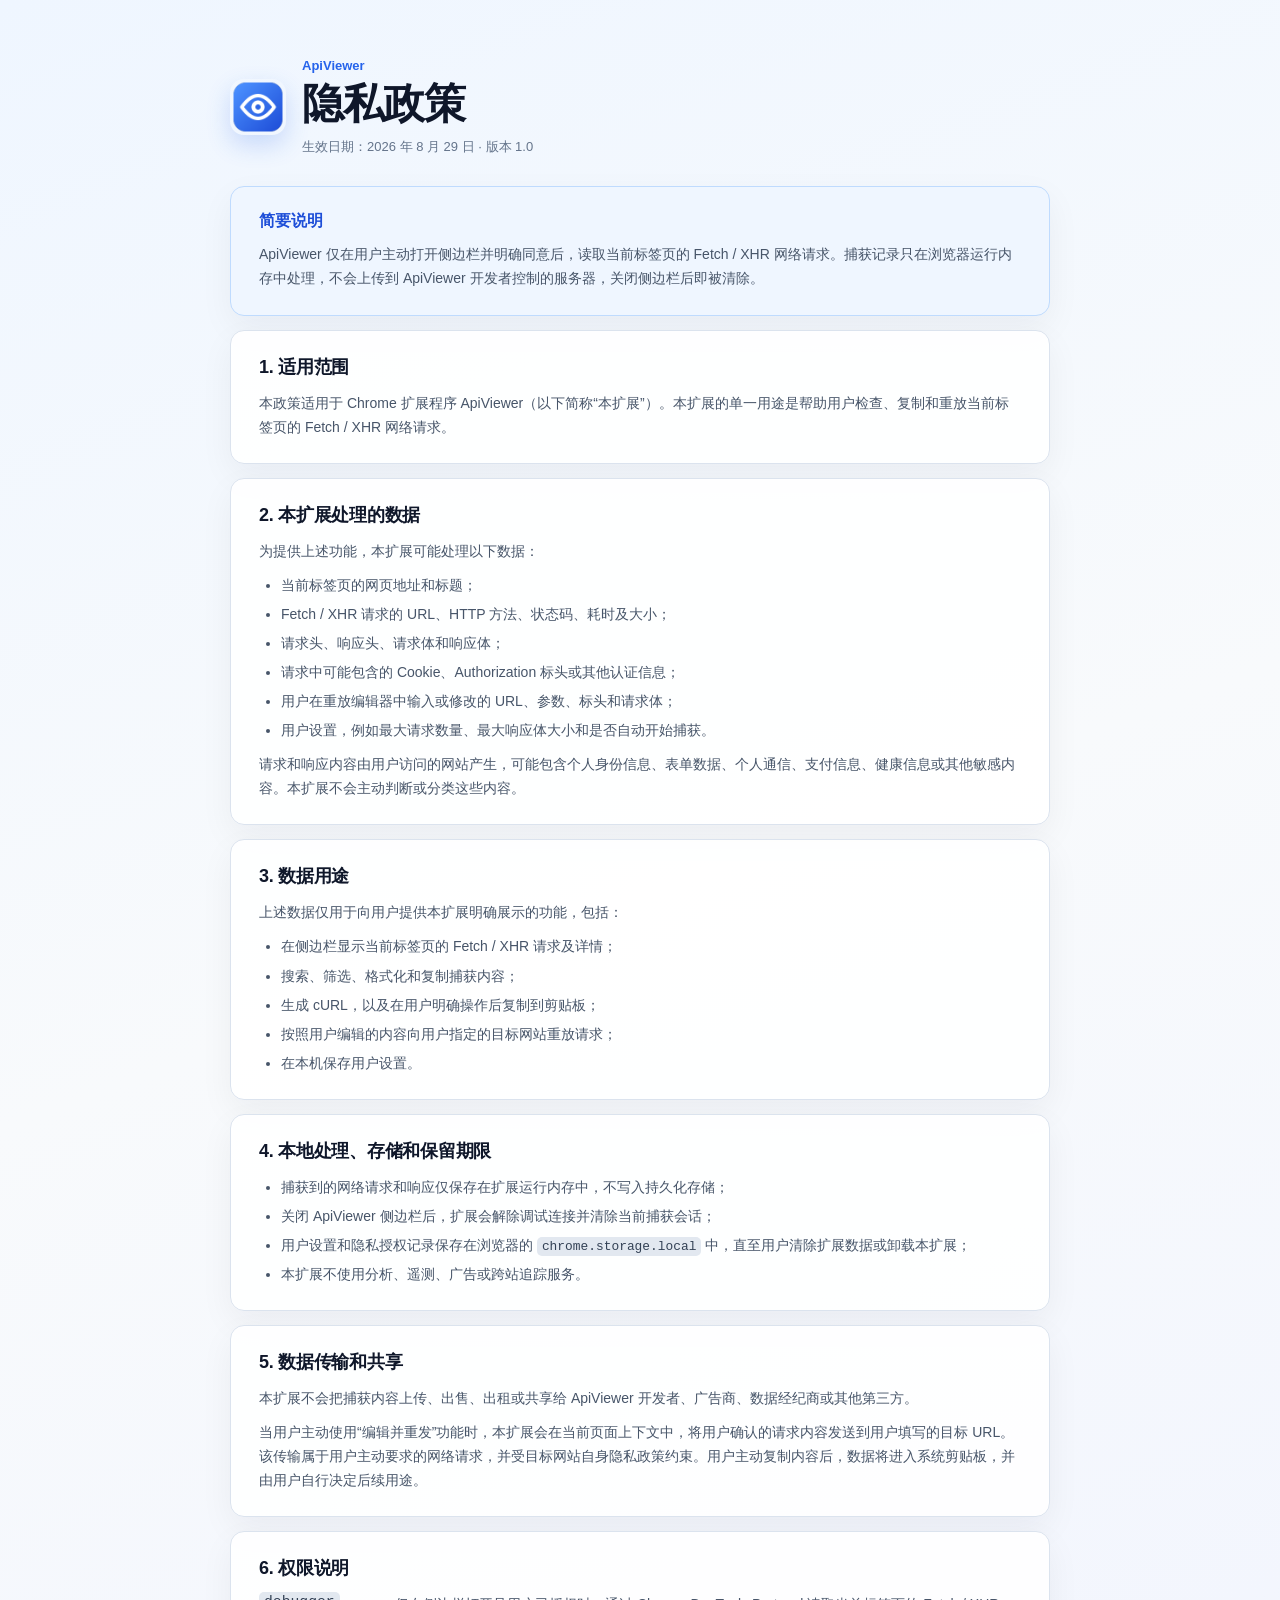
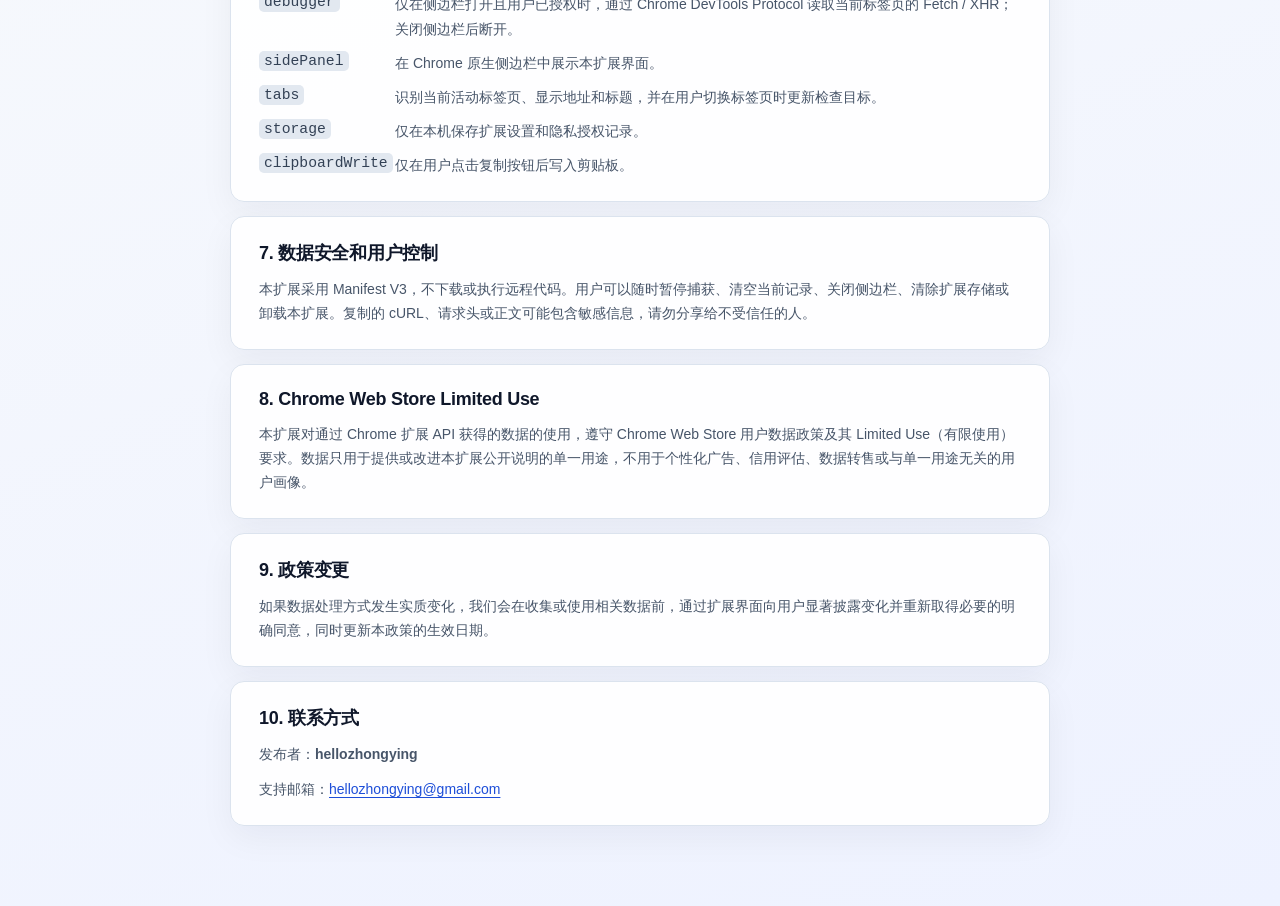
<file: docs/index.html>
<!doctype html>
<html lang="zh-CN">
  <head>
    <meta charset="utf-8" />
    <meta name="viewport" content="width=device-width, initial-scale=1" />
    <meta name="color-scheme" content="light" />
    <title>ApiViewer 隐私政策</title>
    <link rel="stylesheet" href="privacy.css" />
  </head>
  <body>
    <main class="policy-shell">
      <header class="policy-header">
        <img src="icons/icon-128.png" width="56" height="56" alt="ApiViewer 图标" />
        <div>
          <span>ApiViewer</span>
          <h1>隐私政策</h1>
          <p>生效日期：2026 年 8 月 29 日 · 版本 1.0</p>
        </div>
      </header>

      <aside class="policy-summary" aria-label="隐私摘要">
        <strong>简要说明</strong>
        <p>ApiViewer 仅在用户主动打开侧边栏并明确同意后，读取当前标签页的 Fetch / XHR 网络请求。捕获记录只在浏览器运行内存中处理，不会上传到 ApiViewer 开发者控制的服务器，关闭侧边栏后即被清除。</p>
      </aside>

      <section>
        <h2>1. 适用范围</h2>
        <p>本政策适用于 Chrome 扩展程序 ApiViewer（以下简称“本扩展”）。本扩展的单一用途是帮助用户检查、复制和重放当前标签页的 Fetch / XHR 网络请求。</p>
      </section>

      <section>
        <h2>2. 本扩展处理的数据</h2>
        <p>为提供上述功能，本扩展可能处理以下数据：</p>
        <ul>
          <li>当前标签页的网页地址和标题；</li>
          <li>Fetch / XHR 请求的 URL、HTTP 方法、状态码、耗时及大小；</li>
          <li>请求头、响应头、请求体和响应体；</li>
          <li>请求中可能包含的 Cookie、Authorization 标头或其他认证信息；</li>
          <li>用户在重放编辑器中输入或修改的 URL、参数、标头和请求体；</li>
          <li>用户设置，例如最大请求数量、最大响应体大小和是否自动开始捕获。</li>
        </ul>
        <p>请求和响应内容由用户访问的网站产生，可能包含个人身份信息、表单数据、个人通信、支付信息、健康信息或其他敏感内容。本扩展不会主动判断或分类这些内容。</p>
      </section>

      <section>
        <h2>3. 数据用途</h2>
        <p>上述数据仅用于向用户提供本扩展明确展示的功能，包括：</p>
        <ul>
          <li>在侧边栏显示当前标签页的 Fetch / XHR 请求及详情；</li>
          <li>搜索、筛选、格式化和复制捕获内容；</li>
          <li>生成 cURL，以及在用户明确操作后复制到剪贴板；</li>
          <li>按照用户编辑的内容向用户指定的目标网站重放请求；</li>
          <li>在本机保存用户设置。</li>
        </ul>
      </section>

      <section>
        <h2>4. 本地处理、存储和保留期限</h2>
        <ul>
          <li>捕获到的网络请求和响应仅保存在扩展运行内存中，不写入持久化存储；</li>
          <li>关闭 ApiViewer 侧边栏后，扩展会解除调试连接并清除当前捕获会话；</li>
          <li>用户设置和隐私授权记录保存在浏览器的 <code>chrome.storage.local</code> 中，直至用户清除扩展数据或卸载本扩展；</li>
          <li>本扩展不使用分析、遥测、广告或跨站追踪服务。</li>
        </ul>
      </section>

      <section>
        <h2>5. 数据传输和共享</h2>
        <p>本扩展不会把捕获内容上传、出售、出租或共享给 ApiViewer 开发者、广告商、数据经纪商或其他第三方。</p>
        <p>当用户主动使用“编辑并重发”功能时，本扩展会在当前页面上下文中，将用户确认的请求内容发送到用户填写的目标 URL。该传输属于用户主动要求的网络请求，并受目标网站自身隐私政策约束。用户主动复制内容后，数据将进入系统剪贴板，并由用户自行决定后续用途。</p>
      </section>

      <section>
        <h2>6. 权限说明</h2>
        <dl>
          <dt><code>debugger</code></dt><dd>仅在侧边栏打开且用户已授权时，通过 Chrome DevTools Protocol 读取当前标签页的 Fetch / XHR；关闭侧边栏后断开。</dd>
          <dt><code>sidePanel</code></dt><dd>在 Chrome 原生侧边栏中展示本扩展界面。</dd>
          <dt><code>tabs</code></dt><dd>识别当前活动标签页、显示地址和标题，并在用户切换标签页时更新检查目标。</dd>
          <dt><code>storage</code></dt><dd>仅在本机保存扩展设置和隐私授权记录。</dd>
          <dt><code>clipboardWrite</code></dt><dd>仅在用户点击复制按钮后写入剪贴板。</dd>
        </dl>
      </section>

      <section>
        <h2>7. 数据安全和用户控制</h2>
        <p>本扩展采用 Manifest V3，不下载或执行远程代码。用户可以随时暂停捕获、清空当前记录、关闭侧边栏、清除扩展存储或卸载本扩展。复制的 cURL、请求头或正文可能包含敏感信息，请勿分享给不受信任的人。</p>
      </section>

      <section>
        <h2>8. Chrome Web Store Limited Use</h2>
        <p>本扩展对通过 Chrome 扩展 API 获得的数据的使用，遵守 Chrome Web Store 用户数据政策及其 Limited Use（有限使用）要求。数据只用于提供或改进本扩展公开说明的单一用途，不用于个性化广告、信用评估、数据转售或与单一用途无关的用户画像。</p>
      </section>

      <section>
        <h2>9. 政策变更</h2>
        <p>如果数据处理方式发生实质变化，我们会在收集或使用相关数据前，通过扩展界面向用户显著披露变化并重新取得必要的明确同意，同时更新本政策的生效日期。</p>
      </section>

      <section>
        <h2>10. 联系方式</h2>
        <p>发布者：<strong>hellozhongying</strong></p>
        <p>支持邮箱：<a href="mailto:hellozhongying@gmail.com">hellozhongying@gmail.com</a></p>
      </section>
    </main>
  </body>
</html>
</file>
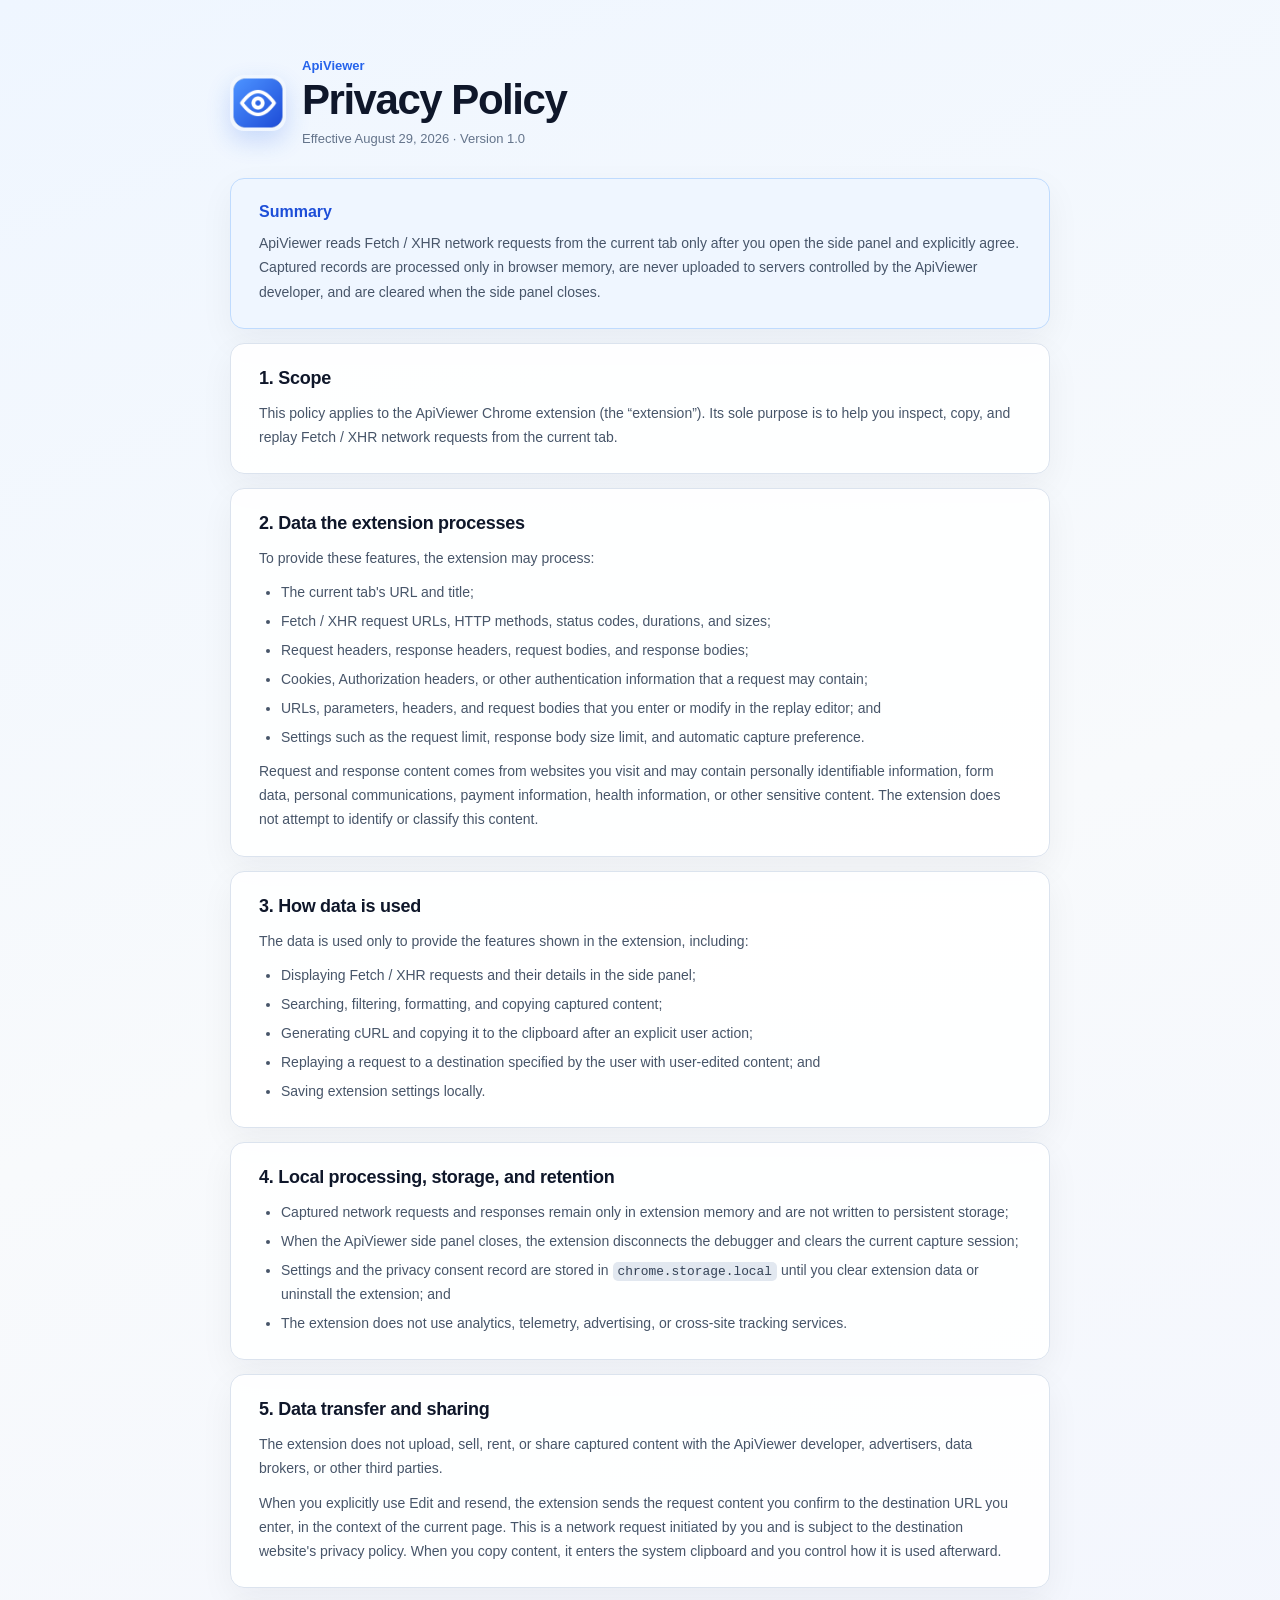
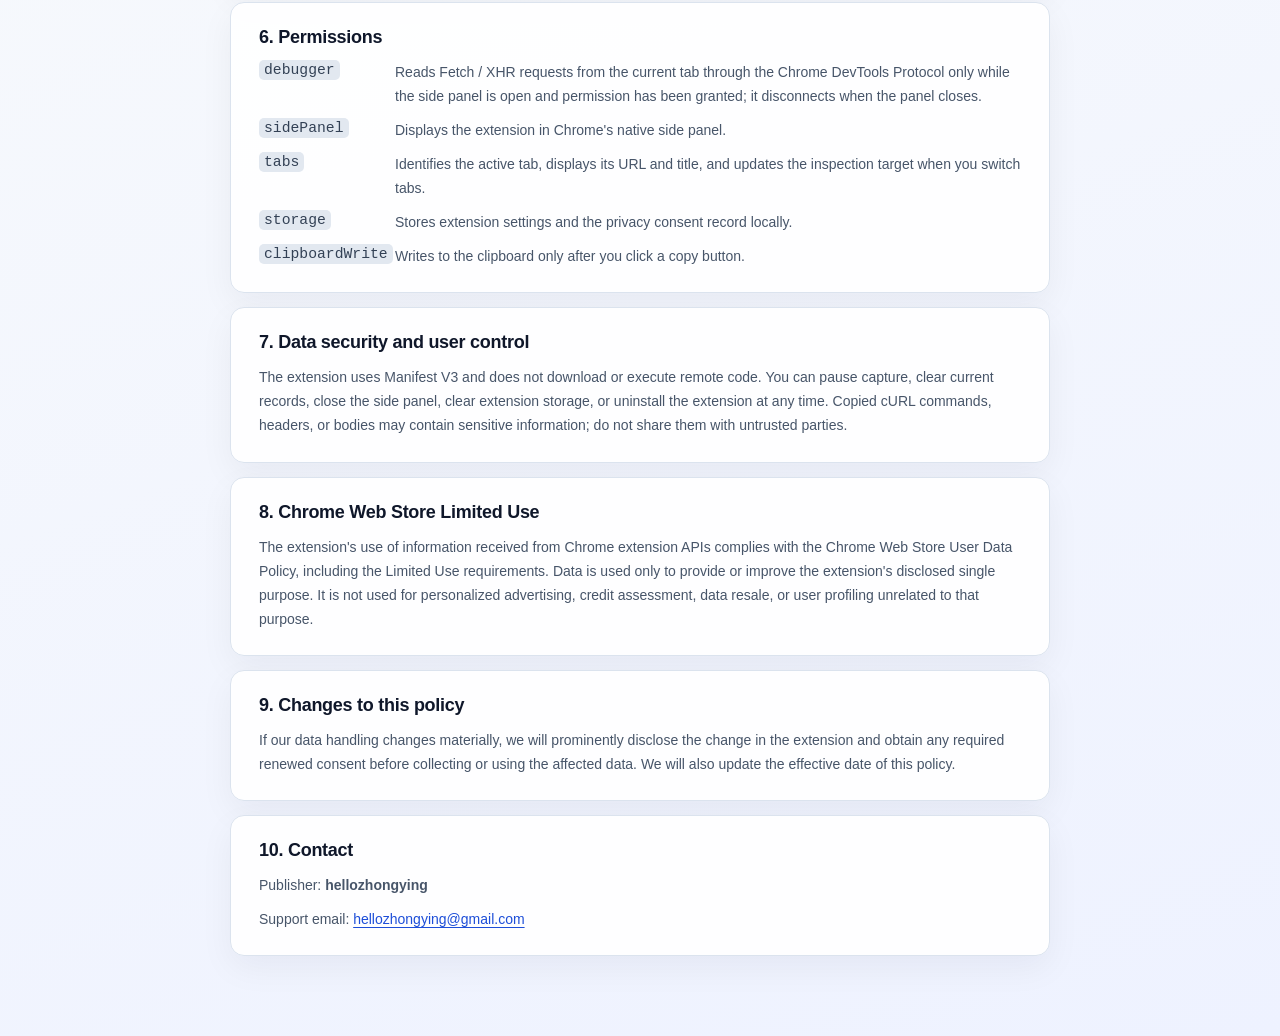
<file: privacy-en.html>
<!doctype html>
<html lang="en">
  <head>
    <meta charset="utf-8" />
    <meta name="viewport" content="width=device-width, initial-scale=1" />
    <meta name="color-scheme" content="light" />
    <title>ApiViewer Privacy Policy</title>
    <link rel="stylesheet" href="privacy.css" />
  </head>
  <body>
    <main class="policy-shell">
      <header class="policy-header">
        <img src="icons/icon-128.png" width="56" height="56" alt="ApiViewer icon" />
        <div>
          <span>ApiViewer</span>
          <h1>Privacy Policy</h1>
          <p>Effective August 29, 2026 · Version 1.0</p>
        </div>
      </header>

      <aside class="policy-summary" aria-label="Privacy summary">
        <strong>Summary</strong>
        <p>ApiViewer reads Fetch / XHR network requests from the current tab only after you open the side panel and explicitly agree. Captured records are processed only in browser memory, are never uploaded to servers controlled by the ApiViewer developer, and are cleared when the side panel closes.</p>
      </aside>

      <section>
        <h2>1. Scope</h2>
        <p>This policy applies to the ApiViewer Chrome extension (the “extension”). Its sole purpose is to help you inspect, copy, and replay Fetch / XHR network requests from the current tab.</p>
      </section>

      <section>
        <h2>2. Data the extension processes</h2>
        <p>To provide these features, the extension may process:</p>
        <ul>
          <li>The current tab's URL and title;</li>
          <li>Fetch / XHR request URLs, HTTP methods, status codes, durations, and sizes;</li>
          <li>Request headers, response headers, request bodies, and response bodies;</li>
          <li>Cookies, Authorization headers, or other authentication information that a request may contain;</li>
          <li>URLs, parameters, headers, and request bodies that you enter or modify in the replay editor; and</li>
          <li>Settings such as the request limit, response body size limit, and automatic capture preference.</li>
        </ul>
        <p>Request and response content comes from websites you visit and may contain personally identifiable information, form data, personal communications, payment information, health information, or other sensitive content. The extension does not attempt to identify or classify this content.</p>
      </section>

      <section>
        <h2>3. How data is used</h2>
        <p>The data is used only to provide the features shown in the extension, including:</p>
        <ul>
          <li>Displaying Fetch / XHR requests and their details in the side panel;</li>
          <li>Searching, filtering, formatting, and copying captured content;</li>
          <li>Generating cURL and copying it to the clipboard after an explicit user action;</li>
          <li>Replaying a request to a destination specified by the user with user-edited content; and</li>
          <li>Saving extension settings locally.</li>
        </ul>
      </section>

      <section>
        <h2>4. Local processing, storage, and retention</h2>
        <ul>
          <li>Captured network requests and responses remain only in extension memory and are not written to persistent storage;</li>
          <li>When the ApiViewer side panel closes, the extension disconnects the debugger and clears the current capture session;</li>
          <li>Settings and the privacy consent record are stored in <code>chrome.storage.local</code> until you clear extension data or uninstall the extension; and</li>
          <li>The extension does not use analytics, telemetry, advertising, or cross-site tracking services.</li>
        </ul>
      </section>

      <section>
        <h2>5. Data transfer and sharing</h2>
        <p>The extension does not upload, sell, rent, or share captured content with the ApiViewer developer, advertisers, data brokers, or other third parties.</p>
        <p>When you explicitly use Edit and resend, the extension sends the request content you confirm to the destination URL you enter, in the context of the current page. This is a network request initiated by you and is subject to the destination website's privacy policy. When you copy content, it enters the system clipboard and you control how it is used afterward.</p>
      </section>

      <section>
        <h2>6. Permissions</h2>
        <dl>
          <dt><code>debugger</code></dt><dd>Reads Fetch / XHR requests from the current tab through the Chrome DevTools Protocol only while the side panel is open and permission has been granted; it disconnects when the panel closes.</dd>
          <dt><code>sidePanel</code></dt><dd>Displays the extension in Chrome's native side panel.</dd>
          <dt><code>tabs</code></dt><dd>Identifies the active tab, displays its URL and title, and updates the inspection target when you switch tabs.</dd>
          <dt><code>storage</code></dt><dd>Stores extension settings and the privacy consent record locally.</dd>
          <dt><code>clipboardWrite</code></dt><dd>Writes to the clipboard only after you click a copy button.</dd>
        </dl>
      </section>

      <section>
        <h2>7. Data security and user control</h2>
        <p>The extension uses Manifest V3 and does not download or execute remote code. You can pause capture, clear current records, close the side panel, clear extension storage, or uninstall the extension at any time. Copied cURL commands, headers, or bodies may contain sensitive information; do not share them with untrusted parties.</p>
      </section>

      <section>
        <h2>8. Chrome Web Store Limited Use</h2>
        <p>The extension's use of information received from Chrome extension APIs complies with the Chrome Web Store User Data Policy, including the Limited Use requirements. Data is used only to provide or improve the extension's disclosed single purpose. It is not used for personalized advertising, credit assessment, data resale, or user profiling unrelated to that purpose.</p>
      </section>

      <section>
        <h2>9. Changes to this policy</h2>
        <p>If our data handling changes materially, we will prominently disclose the change in the extension and obtain any required renewed consent before collecting or using the affected data. We will also update the effective date of this policy.</p>
      </section>

      <section>
        <h2>10. Contact</h2>
        <p>Publisher: <strong>hellozhongying</strong></p>
        <p>Support email: <a href="mailto:hellozhongying@gmail.com">hellozhongying@gmail.com</a></p>
      </section>
    </main>
  </body>
</html>
</file>
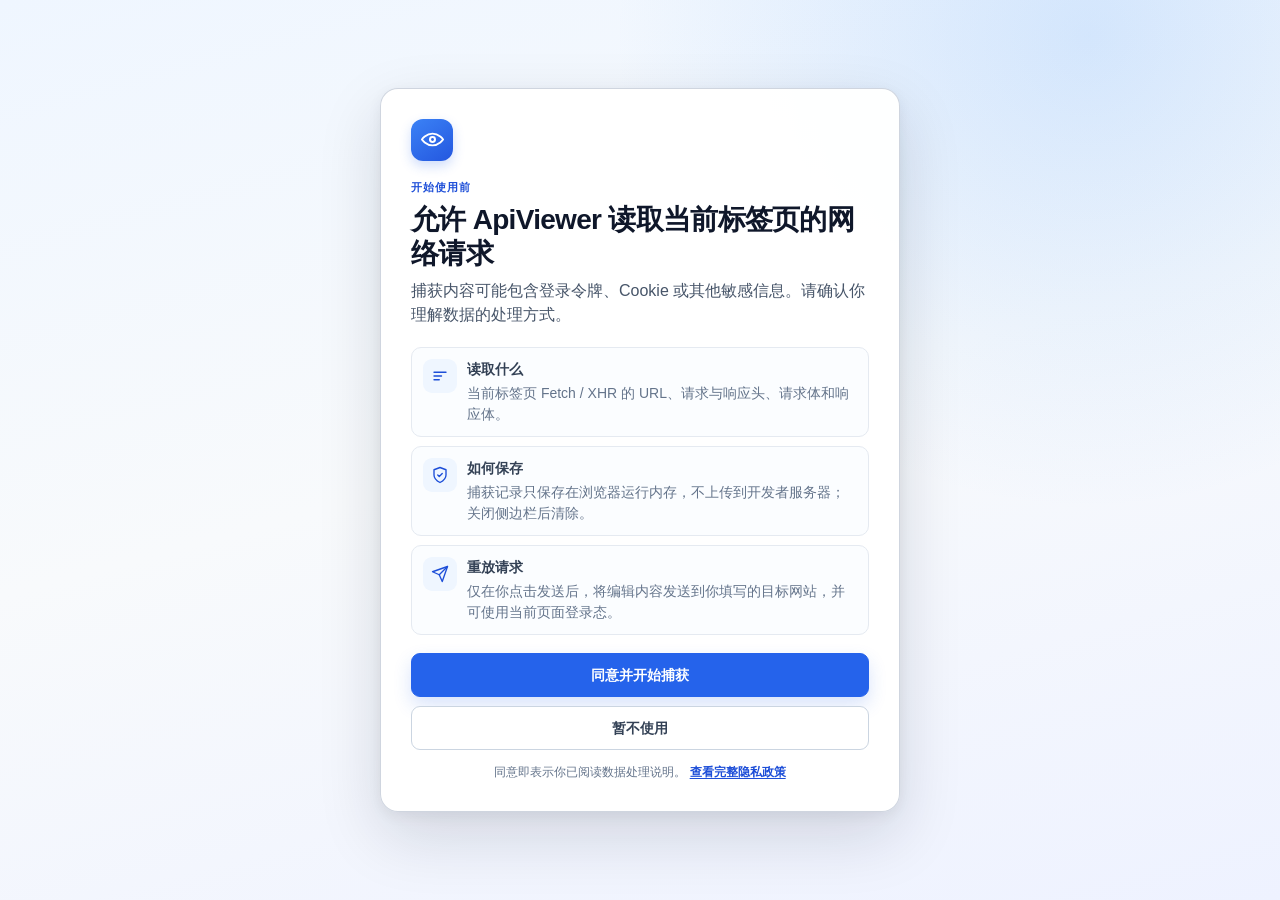
<file: sidepanel.html>
<!doctype html>
<html lang="zh-CN">
  <head>
    <meta charset="utf-8" />
    <meta name="viewport" content="width=device-width, initial-scale=1" />
    <meta name="color-scheme" content="light" />
    <title>ApiViewer</title>
    <link rel="stylesheet" href="sidepanel.css" />
  </head>
  <body>
    <main id="appShell" class="app-shell" inert aria-hidden="true">
      <header class="app-header">
        <div class="brand">
          <span class="logo" aria-hidden="true">
            <svg viewBox="0 0 24 24"><path d="M2.6 12s3.5-5.2 9.4-5.2 9.4 5.2 9.4 5.2-3.5 5.2-9.4 5.2S2.6 12 2.6 12Z"/><circle cx="12" cy="12" r="3.1" class="logo-iris"/><circle cx="12" cy="12" r="1.25" class="logo-pupil"/></svg>
          </span>
          <span class="brand-copy">
            <strong>ApiViewer</strong>
            <code id="pageUrl" title="" data-i18n="reading_current_page">正在读取当前页面…</code>
          </span>
        </div>
        <div class="header-actions">
          <button id="captureButton" class="live-badge" type="button" aria-pressed="true" title="暂停捕获" data-i18n-title="pause_capture">
            <span class="live-dot" aria-hidden="true"></span><span id="captureLabel" data-i18n="status_connecting">连接中</span>
          </button>
          <button id="clearButton" class="icon-button" type="button" aria-label="清空请求" title="清空请求" data-i18n-aria-label="clear_requests" data-i18n-title="clear_requests">
            <svg viewBox="0 0 24 24" aria-hidden="true"><path d="M3 6h18M8 6V4h8v2M19 6l-1 14H6L5 6M10 10v6M14 10v6"/></svg>
          </button>
          <button id="settingsButton" class="icon-button" type="button" aria-label="打开设置" aria-expanded="false" aria-controls="settingsPopover" title="设置" data-i18n-aria-label="open_settings" data-i18n-title="settings">
            <svg viewBox="0 0 24 24" aria-hidden="true"><circle cx="12" cy="12" r="3"/><path d="M19.4 15a1.7 1.7 0 0 0 .34 1.88l.06.06-2.83 2.83-.06-.06A1.7 1.7 0 0 0 15 19.4a1.7 1.7 0 0 0-1 .6 1.7 1.7 0 0 0-.4 1.1V21h-4v-.1A1.7 1.7 0 0 0 8.6 19.4a1.7 1.7 0 0 0-1.88.34l-.06.06-2.83-2.83.06-.06A1.7 1.7 0 0 0 4.6 15a1.7 1.7 0 0 0-.6-1A1.7 1.7 0 0 0 2.9 13H3V9h-.1A1.7 1.7 0 0 0 4.6 8a1.7 1.7 0 0 0-.34-1.88l-.06-.06 2.83-2.83.06.06A1.7 1.7 0 0 0 9 4.6a1.7 1.7 0 0 0 1-.6 1.7 1.7 0 0 0 .4-1.1V3h4v.1A1.7 1.7 0 0 0 15.4 4a1.7 1.7 0 0 0 1.88-.34l.06-.06 2.83 2.83-.06.06A1.7 1.7 0 0 0 19.4 8c.17.38.5.7.9.9.32.16.68.22 1.03.18H21v4h.1a1.7 1.7 0 0 0-1.7 1.9Z"/></svg>
          </button>
        </div>
      </header>

      <section class="request-tools" aria-label="请求筛选" data-i18n-aria-label="request_filters">
        <label class="search-box" for="searchInput">
          <svg viewBox="0 0 24 24" aria-hidden="true"><circle cx="11" cy="11" r="7"/><path d="m20 20-4-4"/></svg>
          <span class="sr-only" data-i18n="search_requests">搜索请求</span>
          <input id="searchInput" type="search" autocomplete="off" placeholder="搜索路径、状态码或方法" data-i18n-placeholder="search_placeholder" />
          <kbd>⌘K</kbd>
        </label>
        <div class="filter-tabs" role="group" aria-label="请求类型" data-i18n-aria-label="request_type">
          <button class="filter-tab active" type="button" data-filter="All" aria-pressed="true" data-i18n="filter_all">全部</button>
          <button class="filter-tab" type="button" data-filter="XHR" aria-pressed="false">XHR</button>
          <button class="filter-tab" type="button" data-filter="Fetch" aria-pressed="false">Fetch</button>
        </div>
      </section>

      <section class="request-list" aria-label="请求列表" data-i18n-aria-label="request_list">
        <div class="request-list-header" aria-hidden="true">
          <span data-i18n="column_number">序号</span><span data-i18n="column_method">方法</span><span data-i18n="column_path">请求路径</span><span data-i18n="column_status">状态</span><span data-i18n="column_duration">耗时</span>
        </div>
        <div id="requestRows" class="request-rows" role="listbox" aria-label="已捕获的请求" data-i18n-aria-label="captured_requests"></div>
        <div id="emptyState" class="empty-state">
          <span class="empty-icon" aria-hidden="true">
            <svg viewBox="0 0 24 24"><path d="M4 17 10 11l4 4 6-7"/><path d="M4 5v14h16"/></svg>
          </span>
          <strong id="emptyTitle" data-i18n="waiting_for_requests">等待网络请求</strong>
          <p id="emptyText" data-i18n="waiting_for_requests_hint">刷新当前页面或进行操作，Fetch / XHR 请求会显示在这里。</p>
          <button id="retryButton" class="secondary-button hidden" type="button" data-i18n="reconnect">重新连接</button>
        </div>
      </section>

      <section id="requestDetail" class="request-detail" aria-label="请求详情" data-i18n-aria-label="request_detail">
        <div id="detailHeading" class="detail-heading">
          <div class="detail-endpoint">
            <span id="detailSelectionMarker" class="detail-selection-marker" aria-hidden="true" hidden>
              <svg viewBox="0 0 24 24"><path d="m9 18 6-6-6-6"/></svg>
            </span>
            <span id="detailSelectionLabel" class="sr-only" hidden data-i18n="current_selection">当前选中的请求</span>
            <span id="detailMethod" class="method-chip">—</span>
            <code id="detailPath" data-i18n="select_request">选择一个请求查看详情</code>
          </div>
          <div class="detail-meta">
            <span id="detailStatus">—</span><span id="detailDuration">—</span><span id="detailSize">—</span>
          </div>
        </div>
        <div class="detail-tabs" role="tablist" aria-label="详情内容" data-i18n-aria-label="detail_content">
          <button type="button" role="tab" data-tab="overview" aria-selected="true" data-i18n="overview">概览</button>
          <button type="button" role="tab" data-tab="headers" aria-selected="false" data-i18n="request_headers">请求头</button>
          <button type="button" role="tab" data-tab="request" aria-selected="false" data-i18n="request">请求</button>
          <button type="button" role="tab" data-tab="response" aria-selected="false" data-i18n="response">响应</button>
        </div>
        <div class="code-wrap">
          <div class="code-panel">
            <div class="code-toolbar">
              <span id="contentFormat" class="format" data-i18n="details">详情</span>
              <button id="copyContentButton" class="mini-copy" type="button" disabled>
                <svg viewBox="0 0 24 24" aria-hidden="true"><rect x="8" y="8" width="11" height="11" rx="2"/><path d="M16 8V5a2 2 0 0 0-2-2H5a2 2 0 0 0-2 2v9a2 2 0 0 0 2 2h3"/></svg>
                <span data-i18n="copy">复制</span>
              </button>
            </div>
            <pre id="detailContent" tabindex="0" data-i18n="select_request_hint">从上方列表中选择一个请求。</pre>
          </div>
        </div>
      </section>

      <footer class="action-bar">
        <button id="replayButton" class="action-button primary" type="button" disabled>
          <svg viewBox="0 0 24 24" aria-hidden="true"><path d="M20 7v5h-5"/><path d="M18.2 16a7 7 0 1 1 .8-7.8L20 12"/></svg>
          <span data-i18n="edit_and_resend">编辑并重发</span>
        </button>
        <button id="copyCurlButton" class="action-button" type="button" disabled>
          <svg viewBox="0 0 24 24" aria-hidden="true"><rect x="8" y="8" width="11" height="11" rx="2"/><path d="M16 8V5a2 2 0 0 0-2-2H5a2 2 0 0 0-2 2v9a2 2 0 0 0 2 2h3"/></svg>
          <span data-i18n="copy_curl">复制 cURL</span>
        </button>
        <button id="copyRequestButton" class="action-button" type="button" aria-label="复制请求 JSON" title="复制请求 JSON" disabled data-i18n-aria-label="copy_request_json" data-i18n-title="copy_request_json">
          <svg viewBox="0 0 24 24" aria-hidden="true"><rect x="8" y="8" width="11" height="11" rx="2"/><path d="M16 8V5a2 2 0 0 0-2-2H5a2 2 0 0 0-2 2v9a2 2 0 0 0 2 2h3"/></svg>
          <span class="action-label" data-i18n="copy_request_json">复制请求 JSON</span>
        </button>
        <button id="copyResponseButton" class="action-button" type="button" disabled>
          <svg viewBox="0 0 24 24" aria-hidden="true"><rect x="8" y="8" width="11" height="11" rx="2"/><path d="M16 8V5a2 2 0 0 0-2-2H5a2 2 0 0 0-2 2v9a2 2 0 0 0 2 2h3"/></svg>
          <span data-i18n="copy_response_json">复制响应 JSON</span>
        </button>
      </footer>

      <section id="replayView" class="replay-view hidden" aria-label="请求重放编辑器" data-i18n-aria-label="replay_editor">
        <header class="replay-header">
          <button id="replayBackButton" class="icon-button replay-back" type="button" aria-label="返回请求详情" title="返回请求详情" data-i18n-aria-label="back_to_request" data-i18n-title="back_to_request">
            <svg viewBox="0 0 24 24" aria-hidden="true"><path d="m15 18-6-6 6-6"/></svg>
          </button>
          <div class="replay-title">
            <strong data-i18n="edit_and_resend">编辑并重发</strong>
            <code id="replaySourcePath">—</code>
          </div>
          <span class="replay-context-badge" title="请求会在当前标签页的页面上下文中发送" data-i18n="current_page" data-i18n-title="current_page_hint">当前页面</span>
        </header>

        <div class="replay-request-line">
          <label class="replay-method-field" for="replayMethod">
            <span class="sr-only" data-i18n="request_method">请求方法</span>
            <select id="replayMethod" aria-label="请求方法" data-i18n-aria-label="request_method">
              <option>GET</option><option>POST</option><option>PUT</option><option>PATCH</option><option>DELETE</option><option>HEAD</option><option>OPTIONS</option>
            </select>
          </label>
          <label class="replay-url-field" for="replayUrl">
            <span class="sr-only" data-i18n="request_url">请求 URL</span>
            <input id="replayUrl" type="url" autocomplete="off" spellcheck="false" aria-describedby="replayUrlError" />
          </label>
          <p id="replayUrlError" class="field-error hidden"></p>
        </div>

        <div class="replay-tabs" role="tablist" aria-label="请求重放内容" data-i18n-aria-label="replay_content">
          <button type="button" role="tab" data-replay-tab="params" aria-selected="true"><span data-i18n="parameters">参数</span> <span id="replayParamsCount">0</span></button>
          <button type="button" role="tab" data-replay-tab="headers" aria-selected="false"><span data-i18n="request_headers">请求头</span> <span id="replayHeadersCount">0</span></button>
          <button type="button" role="tab" data-replay-tab="body" aria-selected="false" data-i18n="request_body">请求体</button>
          <button id="replayResponseTab" type="button" role="tab" data-replay-tab="response" aria-selected="false" disabled data-i18n="response">响应</button>
        </div>

        <div id="replayErrorSummary" class="replay-error-summary hidden" role="alert" tabindex="-1"></div>
        <div id="replayEditorPanel" class="replay-editor-panel"></div>

        <footer class="replay-action-bar">
          <label class="credentials-switch" for="replayCredentials">
            <input id="replayCredentials" type="checkbox" checked />
            <span data-i18n="use_current_session">使用当前登录态</span>
          </label>
          <span class="action-spacer"></span>
          <button id="replayResetButton" class="action-button" type="button" data-i18n="reset_original">恢复原始值</button>
          <button id="replayCancelButton" class="action-button danger-outline hidden" type="button" data-i18n="cancel">取消</button>
          <button id="replaySendButton" class="action-button primary" type="button" title="发送请求（⌘/Ctrl + Enter）" data-i18n-title="send_shortcut">
            <svg viewBox="0 0 24 24" aria-hidden="true"><path d="m22 2-7 20-4-9-9-4Z"/><path d="M22 2 11 13"/></svg>
            <span data-i18n="send_request">发送请求</span>
          </button>
        </footer>
      </section>

      <aside id="settingsPopover" class="settings-popover hidden" aria-label="ApiViewer 设置" data-i18n-aria-label="api_settings">
        <div class="settings-heading">
          <div><strong data-i18n="capture_settings">捕获设置</strong><span data-i18n="settings_auto_save">设置会自动保存</span></div>
          <button id="closeSettingsButton" class="icon-button" type="button" aria-label="关闭设置" data-i18n-aria-label="close_settings">
            <svg viewBox="0 0 24 24" aria-hidden="true"><path d="m6 6 12 12M18 6 6 18"/></svg>
          </button>
        </div>
        <label class="setting-row" for="maxRequestsSelect">
          <span><strong data-i18n="max_requests">请求数量上限</strong><small data-i18n="max_requests_hint">超过后自动移除最早的记录</small></span>
          <select id="maxRequestsSelect"><option value="100">100</option><option value="250">250</option><option value="500">500</option></select>
        </label>
        <label class="setting-row" for="maxBodySelect">
          <span><strong data-i18n="max_response_body">响应体上限</strong><small data-i18n="max_response_body_hint">较大的响应体不会保存在内存中</small></span>
          <select id="maxBodySelect"><option value="1048576">1 MB</option><option value="2097152">2 MB</option><option value="5242880">5 MB</option></select>
        </label>
        <label class="setting-row switch-row" for="autoStartInput">
          <span><strong data-i18n="auto_capture">打开时自动捕获</strong><small data-i18n="auto_capture_hint">每次打开侧边栏立即开始</small></span>
          <input id="autoStartInput" type="checkbox" role="switch" checked />
        </label>
        <p class="settings-note">
          <span data-i18n="settings_privacy_note">ApiViewer 只在侧边栏打开期间连接当前标签页；关闭后会自动解除连接。</span>
          <a href="privacy.html" target="_blank" rel="noreferrer" data-i18n="view_privacy_policy" data-localized-privacy-link>查看隐私政策</a>
        </p>
      </aside>

      <div id="toast" class="toast" role="status" aria-live="polite" aria-atomic="true">
        <span class="toast-icon" aria-hidden="true">
          <svg viewBox="0 0 24 24"><path d="m6 12 4 4 8-9"/></svg>
        </span>
        <span id="toastText" data-i18n="copied_to_clipboard">已复制到剪贴板</span>
      </div>
    </main>

    <section
      id="privacyConsent"
      class="privacy-consent"
      role="dialog"
      aria-modal="true"
      aria-labelledby="privacyConsentTitle"
      aria-describedby="privacyConsentDescription"
    >
      <div class="consent-card">
        <div class="consent-brand" aria-hidden="true">
          <span class="logo">
            <svg viewBox="0 0 24 24"><path d="M2.6 12s3.5-5.2 9.4-5.2 9.4 5.2 9.4 5.2-3.5 5.2-9.4 5.2S2.6 12 2.6 12Z"/><circle cx="12" cy="12" r="3.1" class="logo-iris"/><circle cx="12" cy="12" r="1.25" class="logo-pupil"/></svg>
          </span>
        </div>
        <div class="consent-heading">
          <span class="consent-eyebrow" data-i18n="before_you_begin">开始使用前</span>
          <h1 id="privacyConsentTitle" data-i18n="consent_title">允许 ApiViewer 读取当前标签页的网络请求</h1>
          <p id="privacyConsentDescription" data-i18n="consent_description">捕获内容可能包含登录令牌、Cookie 或其他敏感信息。请确认你理解数据的处理方式。</p>
        </div>

        <ul class="consent-facts" aria-label="数据处理说明" data-i18n-aria-label="data_handling">
          <li>
            <span class="consent-fact-icon" aria-hidden="true">
              <svg viewBox="0 0 24 24"><path d="M4 7h16M4 12h10M4 17h7"/></svg>
            </span>
            <span><strong data-i18n="what_is_read">读取什么</strong><small data-i18n="what_is_read_detail">当前标签页 Fetch / XHR 的 URL、请求与响应头、请求体和响应体。</small></span>
          </li>
          <li>
            <span class="consent-fact-icon" aria-hidden="true">
              <svg viewBox="0 0 24 24"><path d="M12 22s8-4 8-10V5l-8-3-8 3v7c0 6 8 10 8 10Z"/><path d="m9 12 2 2 4-4"/></svg>
            </span>
            <span><strong data-i18n="how_it_is_stored">如何保存</strong><small data-i18n="how_it_is_stored_detail">捕获记录只保存在浏览器运行内存，不上传到开发者服务器；关闭侧边栏后清除。</small></span>
          </li>
          <li>
            <span class="consent-fact-icon" aria-hidden="true">
              <svg viewBox="0 0 24 24"><path d="m22 2-7 20-4-9-9-4Z"/><path d="M22 2 11 13"/></svg>
            </span>
            <span><strong data-i18n="replay_requests">重放请求</strong><small data-i18n="replay_requests_detail">仅在你点击发送后，将编辑内容发送到你填写的目标网站，并可使用当前页面登录态。</small></span>
          </li>
        </ul>

        <p id="consentDeclinedMessage" class="consent-declined hidden" role="status">
          <span data-i18n="consent_declined">尚未授权，ApiViewer 不会连接调试器或读取任何网络请求。你可以关闭侧边栏，或稍后在这里同意。</span>
        </p>

        <div class="consent-actions">
          <button id="consentAcceptButton" class="consent-primary" type="button" data-i18n="consent_accept">同意并开始捕获</button>
          <button id="consentDeclineButton" class="consent-secondary" type="button" data-i18n="consent_decline">暂不使用</button>
        </div>
        <p class="consent-policy-link">
          <span data-i18n="consent_policy_prefix">同意即表示你已阅读数据处理说明。</span> <a href="privacy.html" target="_blank" rel="noreferrer" data-i18n="view_full_privacy_policy" data-localized-privacy-link>查看完整隐私政策</a>
        </p>
      </div>
    </section>
    <script src="json-formatter.js"></script>
    <script src="sidepanel.js"></script>
  </body>
</html>
</file>
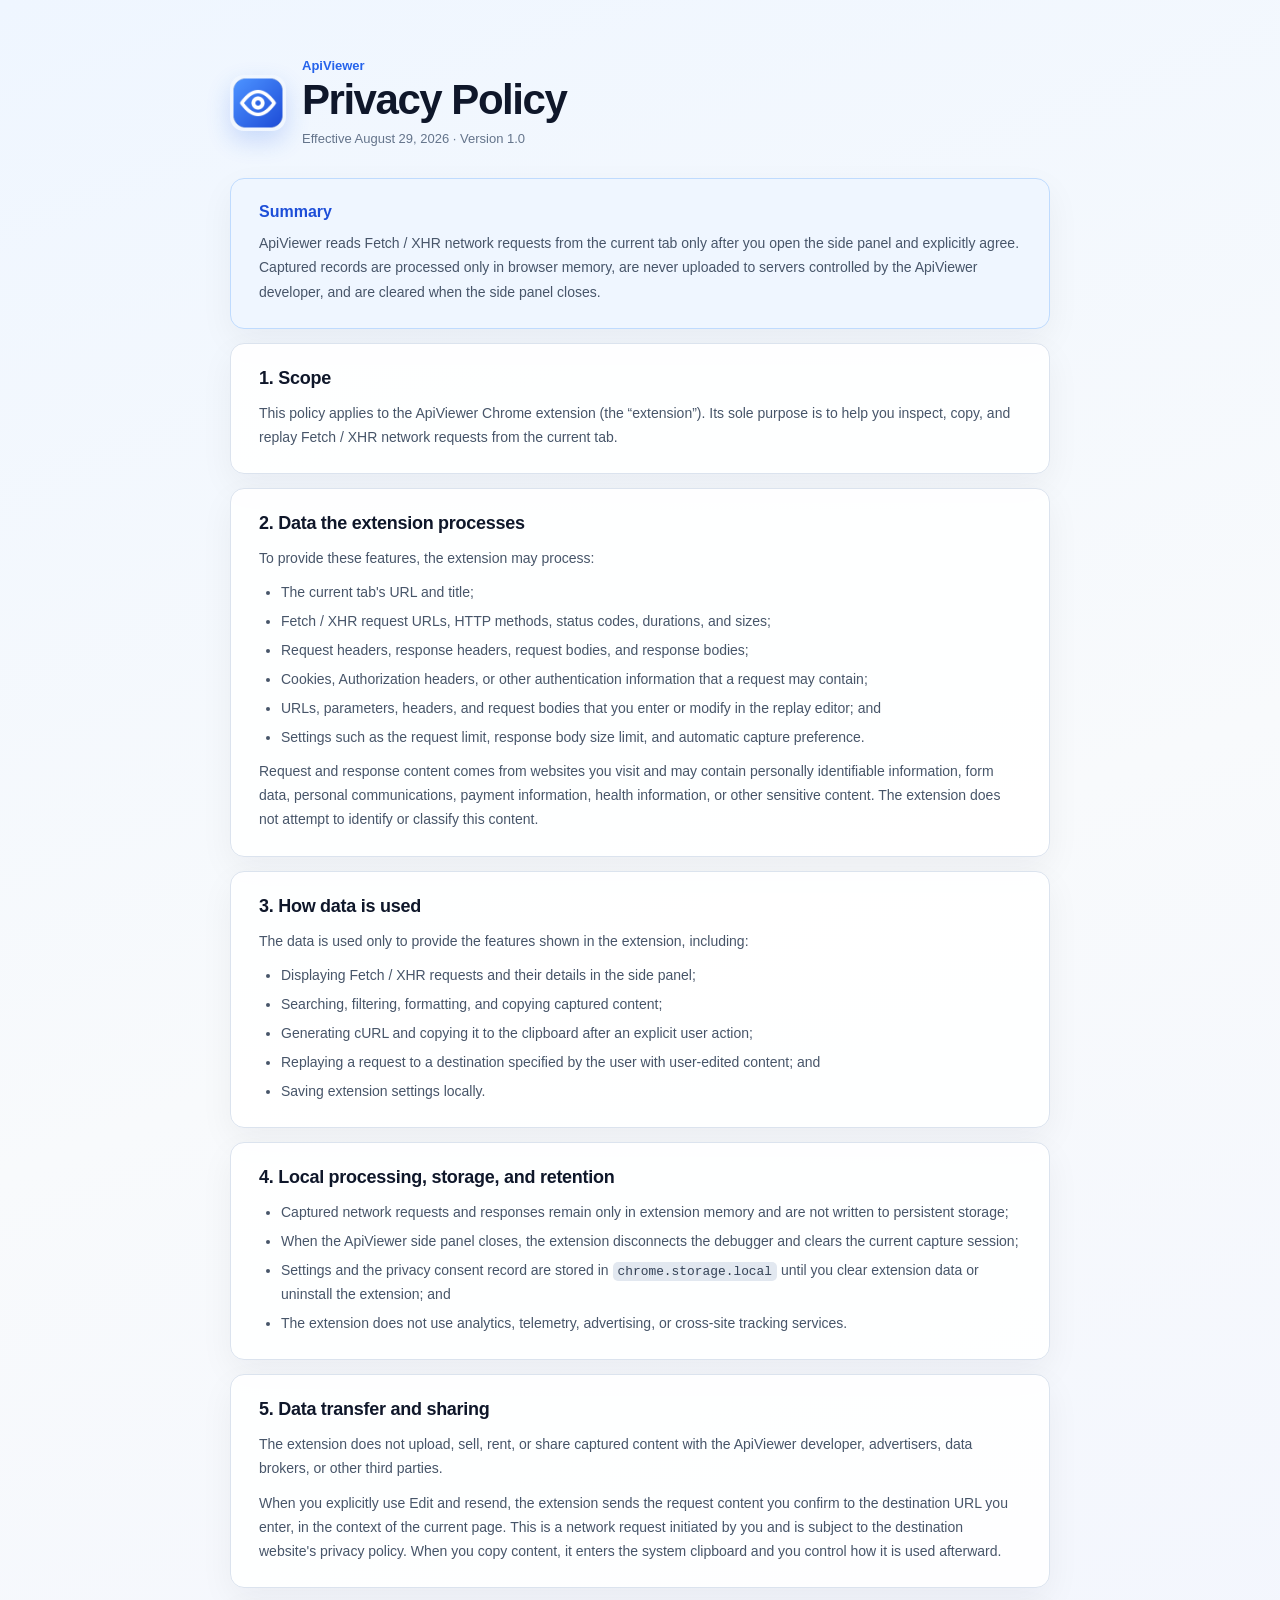
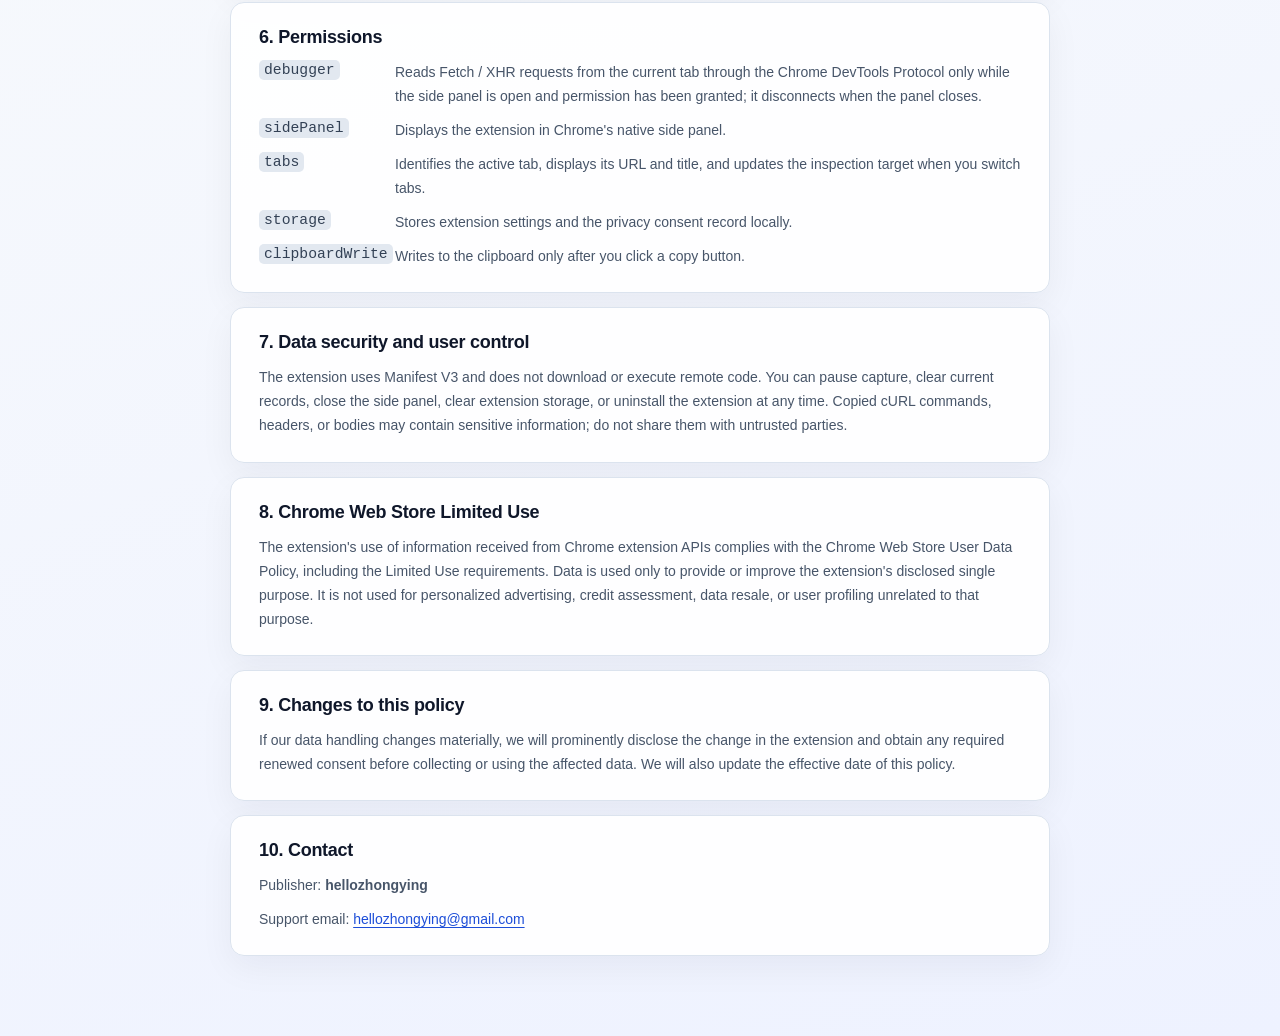
<file: docs/privacy-en.html>
<!doctype html>
<html lang="en">
  <head>
    <meta charset="utf-8" />
    <meta name="viewport" content="width=device-width, initial-scale=1" />
    <meta name="color-scheme" content="light" />
    <title>ApiViewer Privacy Policy</title>
    <link rel="stylesheet" href="privacy.css" />
  </head>
  <body>
    <main class="policy-shell">
      <header class="policy-header">
        <img src="icons/icon-128.png" width="56" height="56" alt="ApiViewer icon" />
        <div><span>ApiViewer</span><h1>Privacy Policy</h1><p>Effective August 29, 2026 · Version 1.0</p></div>
      </header>
      <aside class="policy-summary" aria-label="Privacy summary"><strong>Summary</strong><p>ApiViewer reads Fetch / XHR network requests from the current tab only after you open the side panel and explicitly agree. Captured records are processed only in browser memory, are never uploaded to servers controlled by the ApiViewer developer, and are cleared when the side panel closes.</p></aside>
      <section><h2>1. Scope</h2><p>This policy applies to the ApiViewer Chrome extension (the “extension”). Its sole purpose is to help you inspect, copy, and replay Fetch / XHR network requests from the current tab.</p></section>
      <section><h2>2. Data the extension processes</h2><p>To provide these features, the extension may process:</p><ul><li>The current tab's URL and title;</li><li>Fetch / XHR request URLs, HTTP methods, status codes, durations, and sizes;</li><li>Request headers, response headers, request bodies, and response bodies;</li><li>Cookies, Authorization headers, or other authentication information that a request may contain;</li><li>URLs, parameters, headers, and request bodies that you enter or modify in the replay editor; and</li><li>Settings such as the request limit, response body size limit, and automatic capture preference.</li></ul><p>Request and response content comes from websites you visit and may contain personally identifiable information, form data, personal communications, payment information, health information, or other sensitive content. The extension does not attempt to identify or classify this content.</p></section>
      <section><h2>3. How data is used</h2><p>The data is used only to provide the features shown in the extension, including:</p><ul><li>Displaying Fetch / XHR requests and their details in the side panel;</li><li>Searching, filtering, formatting, and copying captured content;</li><li>Generating cURL and copying it to the clipboard after an explicit user action;</li><li>Replaying a request to a destination specified by the user with user-edited content; and</li><li>Saving extension settings locally.</li></ul></section>
      <section><h2>4. Local processing, storage, and retention</h2><ul><li>Captured network requests and responses remain only in extension memory and are not written to persistent storage;</li><li>When the ApiViewer side panel closes, the extension disconnects the debugger and clears the current capture session;</li><li>Settings and the privacy consent record are stored in <code>chrome.storage.local</code> until you clear extension data or uninstall the extension; and</li><li>The extension does not use analytics, telemetry, advertising, or cross-site tracking services.</li></ul></section>
      <section><h2>5. Data transfer and sharing</h2><p>The extension does not upload, sell, rent, or share captured content with the ApiViewer developer, advertisers, data brokers, or other third parties.</p><p>When you explicitly use Edit and resend, the extension sends the request content you confirm to the destination URL you enter, in the context of the current page. This is a network request initiated by you and is subject to the destination website's privacy policy. When you copy content, it enters the system clipboard and you control how it is used afterward.</p></section>
      <section><h2>6. Permissions</h2><dl><dt><code>debugger</code></dt><dd>Reads Fetch / XHR requests from the current tab through the Chrome DevTools Protocol only while the side panel is open and permission has been granted; it disconnects when the panel closes.</dd><dt><code>sidePanel</code></dt><dd>Displays the extension in Chrome's native side panel.</dd><dt><code>tabs</code></dt><dd>Identifies the active tab, displays its URL and title, and updates the inspection target when you switch tabs.</dd><dt><code>storage</code></dt><dd>Stores extension settings and the privacy consent record locally.</dd><dt><code>clipboardWrite</code></dt><dd>Writes to the clipboard only after you click a copy button.</dd></dl></section>
      <section><h2>7. Data security and user control</h2><p>The extension uses Manifest V3 and does not download or execute remote code. You can pause capture, clear current records, close the side panel, clear extension storage, or uninstall the extension at any time. Copied cURL commands, headers, or bodies may contain sensitive information; do not share them with untrusted parties.</p></section>
      <section><h2>8. Chrome Web Store Limited Use</h2><p>The extension's use of information received from Chrome extension APIs complies with the Chrome Web Store User Data Policy, including the Limited Use requirements. Data is used only to provide or improve the extension's disclosed single purpose. It is not used for personalized advertising, credit assessment, data resale, or user profiling unrelated to that purpose.</p></section>
      <section><h2>9. Changes to this policy</h2><p>If our data handling changes materially, we will prominently disclose the change in the extension and obtain any required renewed consent before collecting or using the affected data. We will also update the effective date of this policy.</p></section>
      <section><h2>10. Contact</h2><p>Publisher: <strong>hellozhongying</strong></p><p>Support email: <a href="mailto:hellozhongying@gmail.com">hellozhongying@gmail.com</a></p></section>
    </main>
  </body>
</html>
</file>
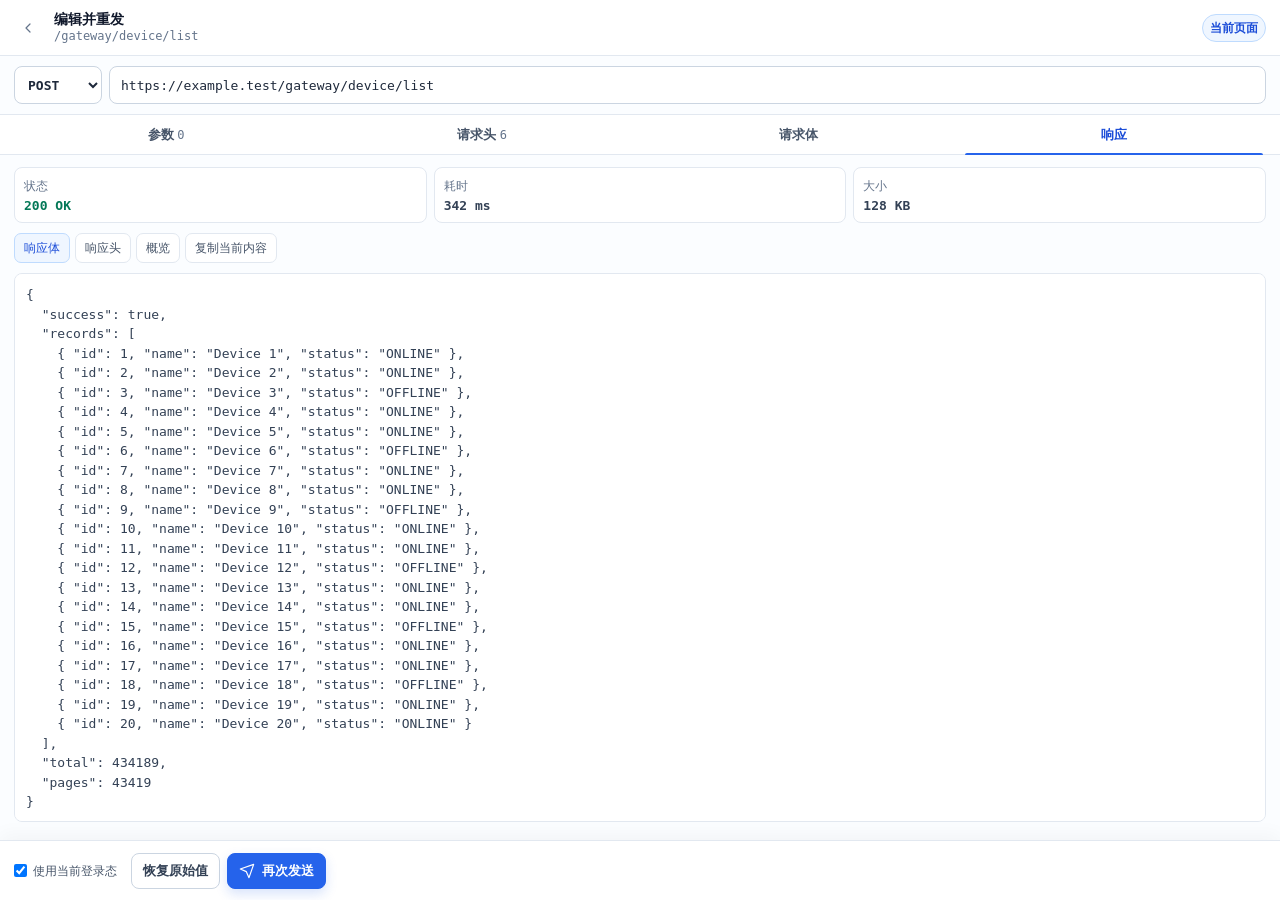
<file: tests/replay-response-viewport.html>
<!doctype html>
<html lang="zh-CN">
  <head>
    <meta charset="utf-8" />
    <meta name="viewport" content="width=device-width, initial-scale=1" />
    <title>ApiViewer long replay response fixture</title>
    <link rel="stylesheet" href="../sidepanel.css" />
  </head>
  <body>
    <main class="app-shell">
      <section class="replay-view" aria-label="请求重放编辑器">
        <header class="replay-header">
          <button class="icon-button replay-back" type="button" aria-label="返回请求详情">
            <svg viewBox="0 0 24 24" aria-hidden="true"><path d="m15 18-6-6 6-6"/></svg>
          </button>
          <div class="replay-title">
            <strong>编辑并重发</strong>
            <code>/gateway/device/list</code>
          </div>
          <span class="replay-context-badge">当前页面</span>
        </header>
        <div class="replay-request-line">
          <label class="replay-method-field"><span class="sr-only">请求方法</span><select><option>POST</option></select></label>
          <label class="replay-url-field"><span class="sr-only">请求 URL</span><input value="https://example.test/gateway/device/list" /></label>
          <p class="field-error hidden"></p>
        </div>
        <div class="replay-tabs" role="tablist">
          <button type="button" role="tab" aria-selected="false">参数 <span>0</span></button>
          <button type="button" role="tab" aria-selected="false">请求头 <span>6</span></button>
          <button type="button" role="tab" aria-selected="false">请求体</button>
          <button type="button" role="tab" aria-selected="true">响应</button>
        </div>
        <div class="replay-error-summary hidden"></div>
        <div class="replay-editor-panel response-mode">
          <section class="editor-section response-section">
            <div class="response-summary">
              <div class="response-stat"><span>状态</span><strong class="ok">200 OK</strong></div>
              <div class="response-stat"><span>耗时</span><strong>342 ms</strong></div>
              <div class="response-stat"><span>大小</span><strong>128 KB</strong></div>
            </div>
            <div class="response-toolbar"><button class="active">响应体</button><button>响应头</button><button>概览</button><button>复制当前内容</button></div>
            <pre class="response-code">{
  "success": true,
  "records": [
    { "id": 1, "name": "Device 1", "status": "ONLINE" },
    { "id": 2, "name": "Device 2", "status": "ONLINE" },
    { "id": 3, "name": "Device 3", "status": "OFFLINE" },
    { "id": 4, "name": "Device 4", "status": "ONLINE" },
    { "id": 5, "name": "Device 5", "status": "ONLINE" },
    { "id": 6, "name": "Device 6", "status": "OFFLINE" },
    { "id": 7, "name": "Device 7", "status": "ONLINE" },
    { "id": 8, "name": "Device 8", "status": "ONLINE" },
    { "id": 9, "name": "Device 9", "status": "OFFLINE" },
    { "id": 10, "name": "Device 10", "status": "ONLINE" },
    { "id": 11, "name": "Device 11", "status": "ONLINE" },
    { "id": 12, "name": "Device 12", "status": "OFFLINE" },
    { "id": 13, "name": "Device 13", "status": "ONLINE" },
    { "id": 14, "name": "Device 14", "status": "ONLINE" },
    { "id": 15, "name": "Device 15", "status": "OFFLINE" },
    { "id": 16, "name": "Device 16", "status": "ONLINE" },
    { "id": 17, "name": "Device 17", "status": "ONLINE" },
    { "id": 18, "name": "Device 18", "status": "OFFLINE" },
    { "id": 19, "name": "Device 19", "status": "ONLINE" },
    { "id": 20, "name": "Device 20", "status": "ONLINE" }
  ],
  "total": 434189,
  "pages": 43419
}</pre>
          </section>
        </div>
        <footer class="replay-action-bar">
          <label class="credentials-switch"><input type="checkbox" checked /><span>使用当前登录态</span></label>
          <span class="action-spacer"></span>
          <button class="action-button" type="button">恢复原始值</button>
          <button class="action-button primary" type="button"><svg viewBox="0 0 24 24"><path d="m22 2-7 20-4-9-9-4Z"/></svg><span>再次发送</span></button>
        </footer>
      </section>
    </main>
  </body>
</html>
</file>
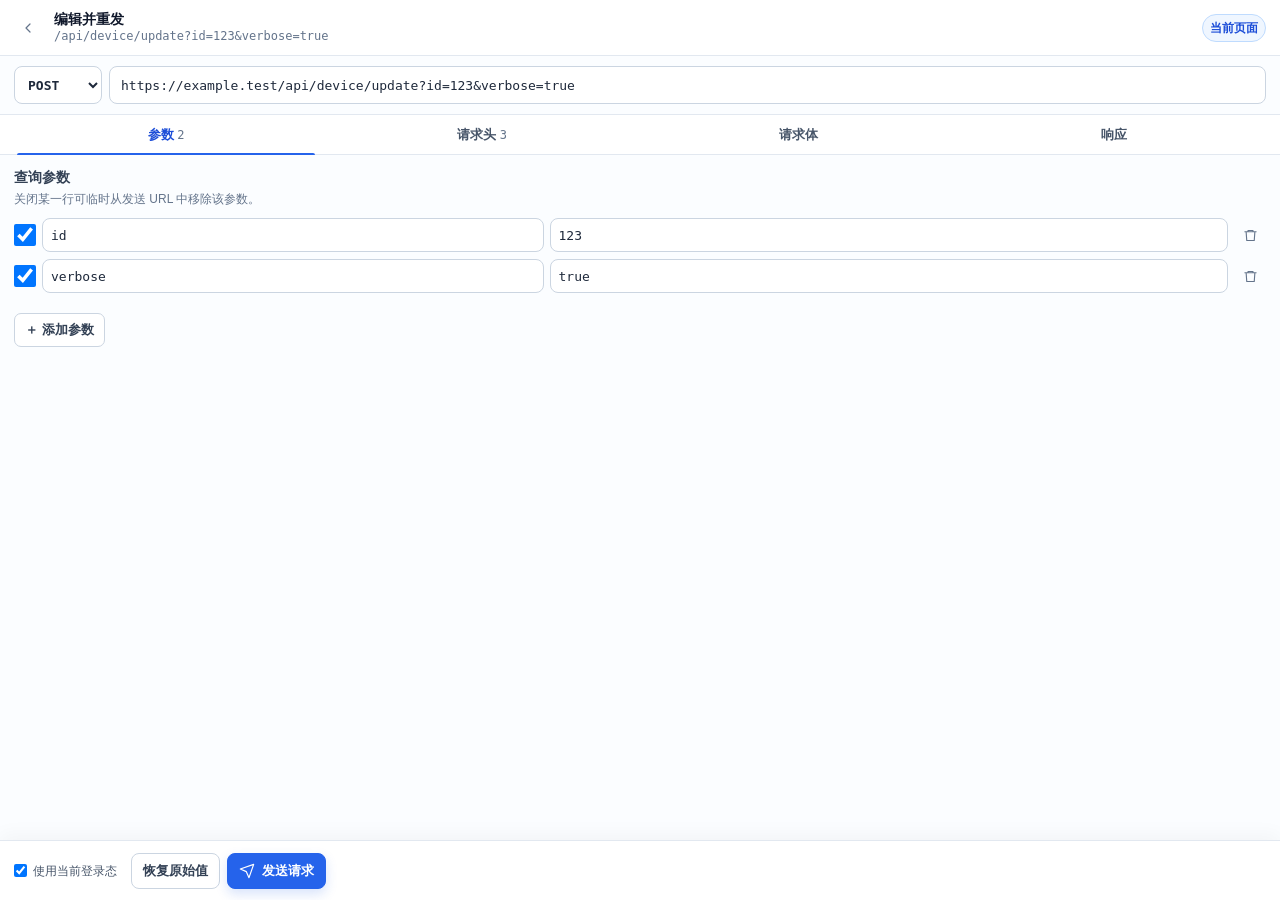
<file: tests/replay-viewport.html>
<!doctype html>
<html lang="zh-CN">
  <head>
    <meta charset="utf-8" />
    <meta name="viewport" content="width=device-width, initial-scale=1" />
    <title>ApiViewer replay viewport fixture</title>
    <link rel="stylesheet" href="../sidepanel.css" />
  </head>
  <body>
    <main class="app-shell">
      <section class="replay-view" aria-label="请求重放编辑器">
        <header class="replay-header">
          <button class="icon-button replay-back" type="button" aria-label="返回请求详情">
            <svg viewBox="0 0 24 24" aria-hidden="true"><path d="m15 18-6-6 6-6"/></svg>
          </button>
          <div class="replay-title">
            <strong>编辑并重发</strong>
            <code>/api/device/update?id=123&amp;verbose=true</code>
          </div>
          <span class="replay-context-badge">当前页面</span>
        </header>
        <div class="replay-request-line">
          <label class="replay-method-field"><span class="sr-only">请求方法</span><select><option>POST</option></select></label>
          <label class="replay-url-field"><span class="sr-only">请求 URL</span><input value="https://example.test/api/device/update?id=123&amp;verbose=true" /></label>
          <p class="field-error hidden"></p>
        </div>
        <div class="replay-tabs" role="tablist">
          <button type="button" role="tab" aria-selected="true">参数 <span>2</span></button>
          <button type="button" role="tab" aria-selected="false">请求头 <span>3</span></button>
          <button type="button" role="tab" aria-selected="false">请求体</button>
          <button type="button" role="tab" aria-selected="false">响应</button>
        </div>
        <div class="replay-error-summary hidden"></div>
        <div class="replay-editor-panel">
          <section class="editor-section">
            <div class="editor-section-toolbar">
              <div><strong>查询参数</strong><p class="editor-helper">关闭某一行可临时从发送 URL 中移除该参数。</p></div>
            </div>
            <div class="kv-list">
              <div class="kv-row"><input class="kv-enabled" type="checkbox" checked /><input class="kv-input" value="id" /><input class="kv-input" value="123" /><button class="mini-icon-button" aria-label="删除"><svg viewBox="0 0 24 24"><path d="M3 6h18M8 6V4h8v2M19 6l-1 14H6L5 6"/></svg></button></div>
              <div class="kv-row"><input class="kv-enabled" type="checkbox" checked /><input class="kv-input" value="verbose" /><input class="kv-input" value="true" /><button class="mini-icon-button" aria-label="删除"><svg viewBox="0 0 24 24"><path d="M3 6h18M8 6V4h8v2M19 6l-1 14H6L5 6"/></svg></button></div>
            </div>
            <button class="secondary-button add-row-button" type="button">＋ 添加参数</button>
          </section>
        </div>
        <footer class="replay-action-bar">
          <label class="credentials-switch"><input type="checkbox" checked /><span>使用当前登录态</span></label>
          <span class="action-spacer"></span>
          <button class="action-button" type="button">恢复原始值</button>
          <button class="action-button primary" type="button"><svg viewBox="0 0 24 24"><path d="m22 2-7 20-4-9-9-4Z"/></svg><span>发送请求</span></button>
        </footer>
      </section>
    </main>
  </body>
</html>
</file>
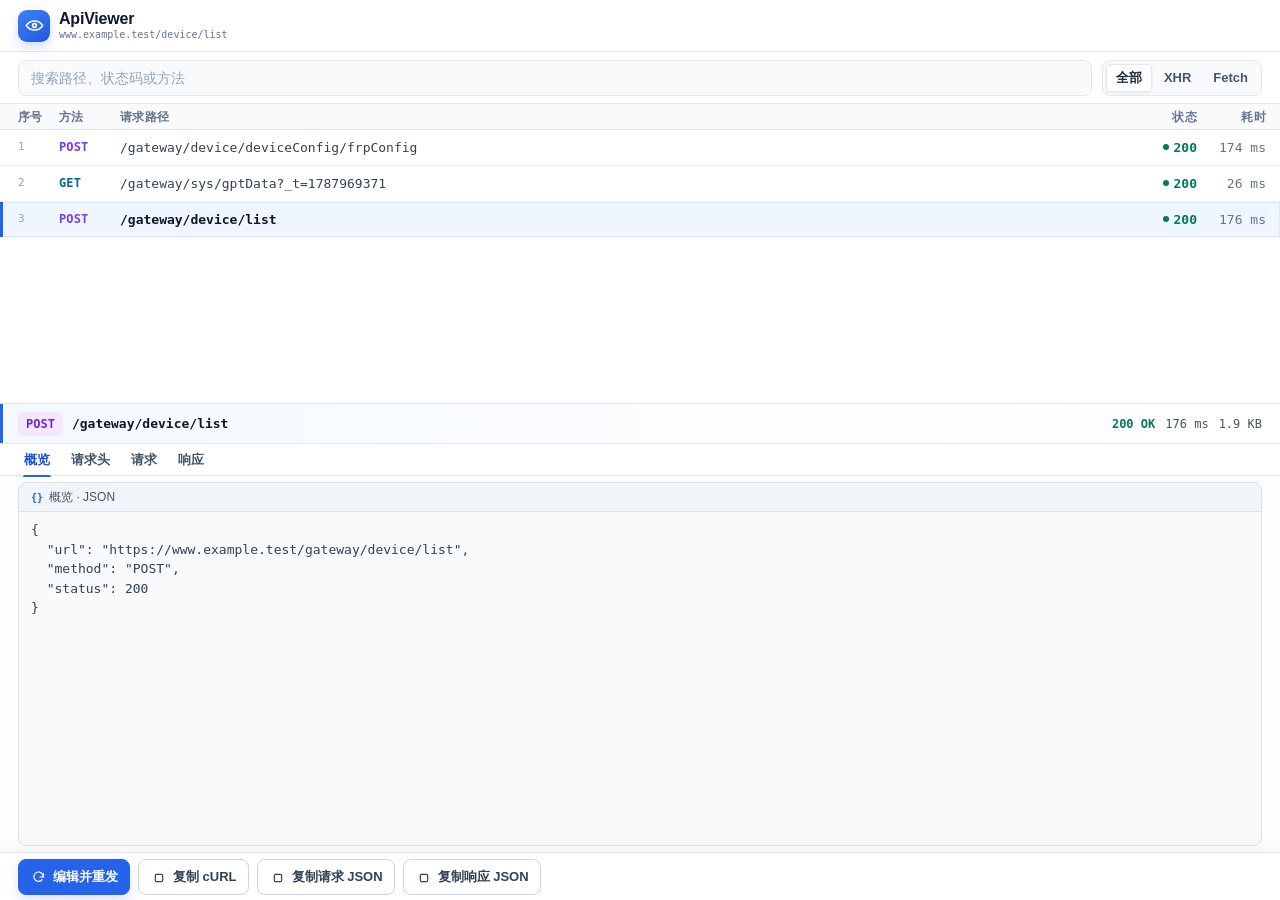
<file: tests/request-list-viewport.html>
<!doctype html>
<html lang="zh-CN">
  <head>
    <meta charset="utf-8" />
    <meta name="viewport" content="width=device-width, initial-scale=1" />
    <title>ApiViewer request list viewport fixture</title>
    <link rel="stylesheet" href="../sidepanel.css" />
  </head>
  <body>
    <main class="app-shell">
      <header class="app-header">
        <div class="brand">
          <span class="logo" aria-hidden="true">
            <svg viewBox="0 0 24 24"><path d="M2.6 12s3.5-5.2 9.4-5.2 9.4 5.2 9.4 5.2-3.5 5.2-9.4 5.2S2.6 12 2.6 12Z"/><circle cx="12" cy="12" r="3.1" class="logo-iris"/><circle cx="12" cy="12" r="1.25" class="logo-pupil"/></svg>
          </span>
          <span class="brand-copy"><strong>ApiViewer</strong><code>www.example.test/device/list</code></span>
        </div>
      </header>

      <section class="request-tools" aria-label="请求筛选">
        <label class="search-box"><span class="sr-only">搜索请求</span><input placeholder="搜索路径、状态码或方法" /></label>
        <div class="filter-tabs"><button class="filter-tab active">全部</button><button class="filter-tab">XHR</button><button class="filter-tab">Fetch</button></div>
      </section>

      <section class="request-list" aria-label="请求列表">
        <div class="request-list-header"><span>序号</span><span>方法</span><span>请求路径</span><span>状态</span><span>耗时</span></div>
        <div class="request-rows" role="listbox">
          <button class="request-row" role="option"><span class="sequence">1</span><span class="method post">POST</span><span class="path">/gateway/device/deviceConfig/frpConfig</span><span class="status-code ok">200</span><span class="duration">174 ms</span></button>
          <button class="request-row" role="option"><span class="sequence">2</span><span class="method get">GET</span><span class="path">/gateway/sys/gptData?_t=1787969371</span><span class="status-code ok">200</span><span class="duration">26 ms</span></button>
          <button class="request-row selected" role="option" aria-selected="true"><span class="sequence">3</span><span class="method post">POST</span><span class="path">/gateway/device/list</span><span class="status-code ok">200</span><span class="duration">176 ms</span></button>
        </div>
      </section>

      <section class="request-detail" aria-label="请求详情">
        <div class="detail-heading has-selection">
          <div class="detail-endpoint"><span class="method-chip post">POST</span><code>/gateway/device/list</code></div>
          <div class="detail-meta"><span class="ok">200 OK</span><span>176 ms</span><span>1.9 KB</span></div>
        </div>
        <div class="detail-tabs"><button aria-selected="true">概览</button><button>请求头</button><button>请求</button><button>响应</button></div>
        <div class="code-wrap"><div class="code-panel"><div class="code-toolbar"><span class="format">概览 · JSON</span></div><pre id="detailContent">{
  "url": "https://www.example.test/gateway/device/list",
  "method": "POST",
  "status": 200
}</pre></div></div>
      </section>

      <footer class="action-bar">
        <button class="action-button primary"><svg viewBox="0 0 24 24" aria-hidden="true"><path d="M20 7v5h-5"/><path d="M18.2 16a7 7 0 1 1 .8-7.8L20 12"/></svg>编辑并重发</button>
        <button class="action-button"><svg viewBox="0 0 24 24" aria-hidden="true"><rect x="8" y="8" width="11" height="11" rx="2"/></svg>复制 cURL</button>
        <button class="action-button"><svg viewBox="0 0 24 24" aria-hidden="true"><rect x="8" y="8" width="11" height="11" rx="2"/></svg><span class="action-label">复制请求 JSON</span></button>
        <button class="action-button"><svg viewBox="0 0 24 24" aria-hidden="true"><rect x="8" y="8" width="11" height="11" rx="2"/></svg>复制响应 JSON</button>
      </footer>
    </main>
  </body>
</html>
</file>
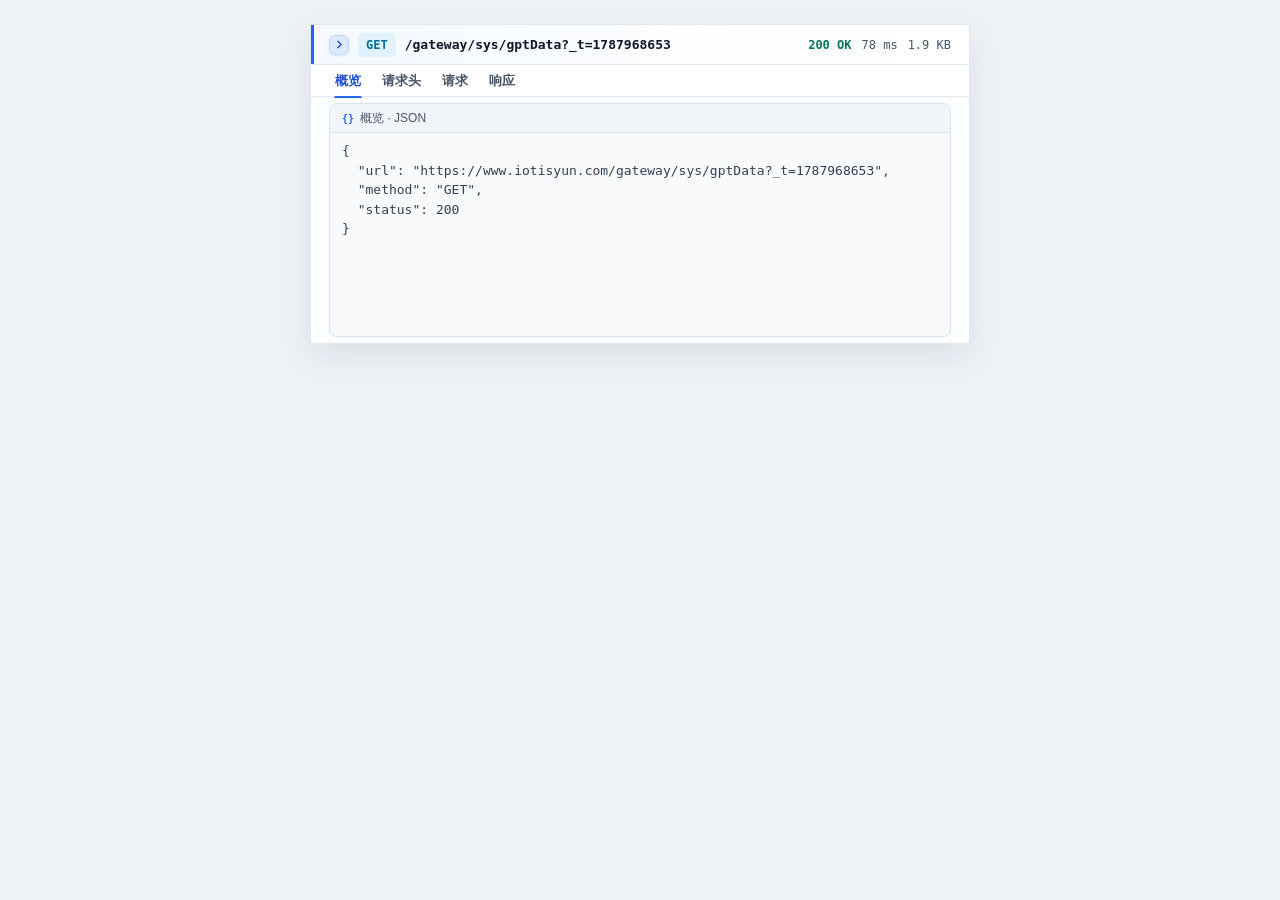
<file: tests/selection-viewport.html>
<!doctype html>
<html lang="zh-CN">
  <head>
    <meta charset="utf-8" />
    <meta name="viewport" content="width=device-width, initial-scale=1" />
    <title>ApiViewer selected request viewport fixture</title>
    <link rel="stylesheet" href="../sidepanel.css" />
    <style>
      html, body { overflow: auto; background: #eef2f7; }
      body { display: grid; place-items: start center; padding: 24px; }
      .fixture { width: min(100%, 660px); height: 320px; border: 1px solid var(--border); background: var(--surface); box-shadow: 0 12px 30px rgba(15, 23, 42, .08); }
    </style>
  </head>
  <body>
    <section class="request-detail fixture" aria-label="请求详情">
      <div class="detail-heading has-selection">
        <div class="detail-endpoint">
          <span class="detail-selection-marker" aria-hidden="true">
            <svg viewBox="0 0 24 24"><path d="m9 18 6-6-6-6"/></svg>
          </span>
          <span class="sr-only">当前选中的请求</span>
          <span class="method-chip get">GET</span>
          <code title="https://www.iotisyun.com/gateway/sys/gptData?_t=1787968653">/gateway/sys/gptData?_t=1787968653</code>
        </div>
        <div class="detail-meta">
          <span class="ok">200 OK</span><span>78 ms</span><span>1.9 KB</span>
        </div>
      </div>
      <div class="detail-tabs" role="tablist" aria-label="详情内容">
        <button type="button" role="tab" aria-selected="true">概览</button>
        <button type="button" role="tab" aria-selected="false">请求头</button>
        <button type="button" role="tab" aria-selected="false">请求</button>
        <button type="button" role="tab" aria-selected="false">响应</button>
      </div>
      <div class="code-wrap">
        <div class="code-panel">
          <div class="code-toolbar"><span class="format">概览 · JSON</span></div>
          <pre id="detailContent">{
  "url": "https://www.iotisyun.com/gateway/sys/gptData?_t=1787968653",
  "method": "GET",
  "status": 200
}</pre>
        </div>
      </div>
    </section>
  </body>
</html>
</file>
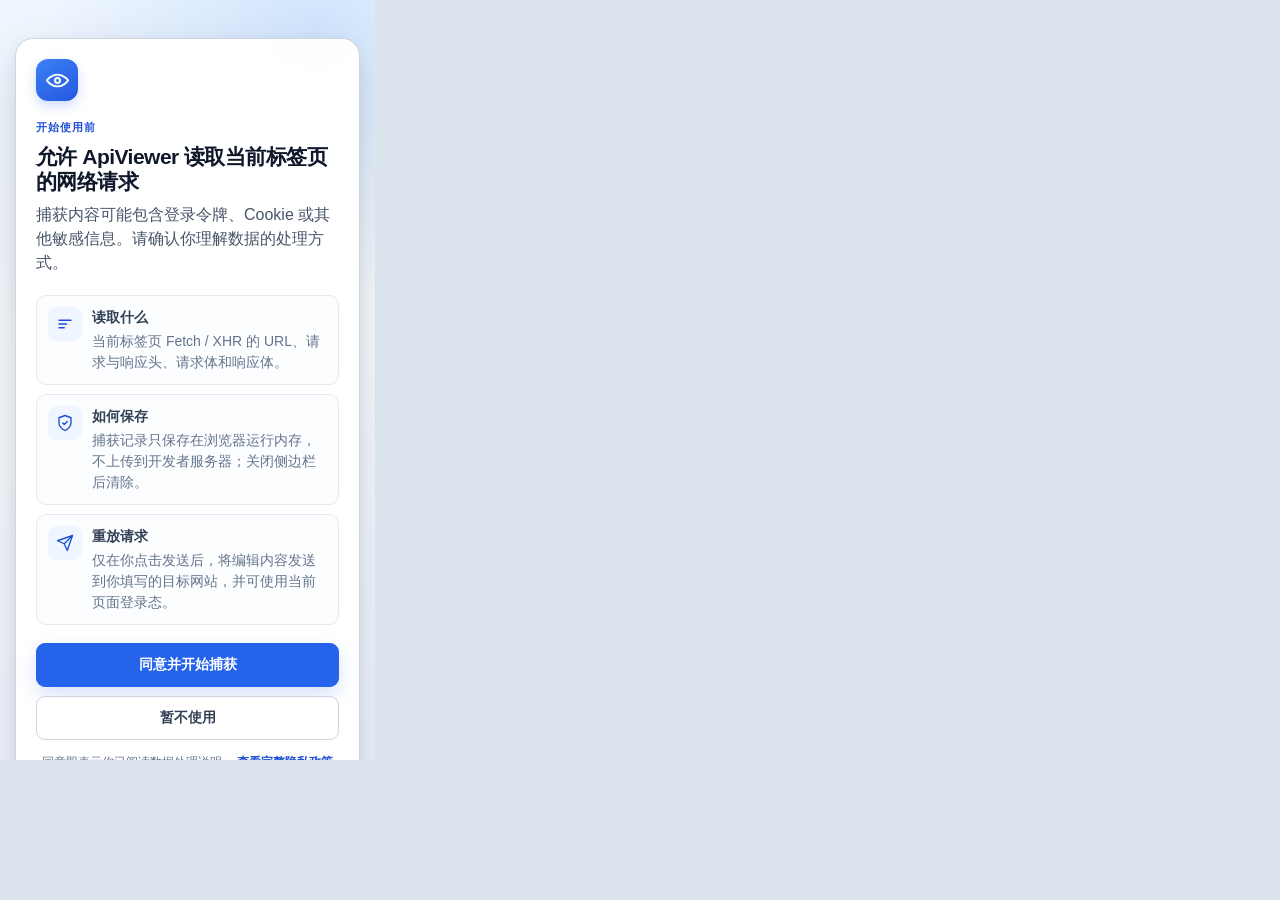
<file: tests/viewport-375.html>
<!doctype html>
<html lang="zh-CN">
  <head>
    <meta charset="utf-8" />
    <title>ApiViewer 375px viewport fixture</title>
    <style>
      html, body { margin: 0; min-height: 100%; background: #dbe3ec; }
      iframe { display: block; width: 375px; height: 760px; border: 0; background: #fff; }
    </style>
  </head>
  <body><iframe src="../sidepanel.html" title="ApiViewer 375px viewport"></iframe></body>
</html>
</file>
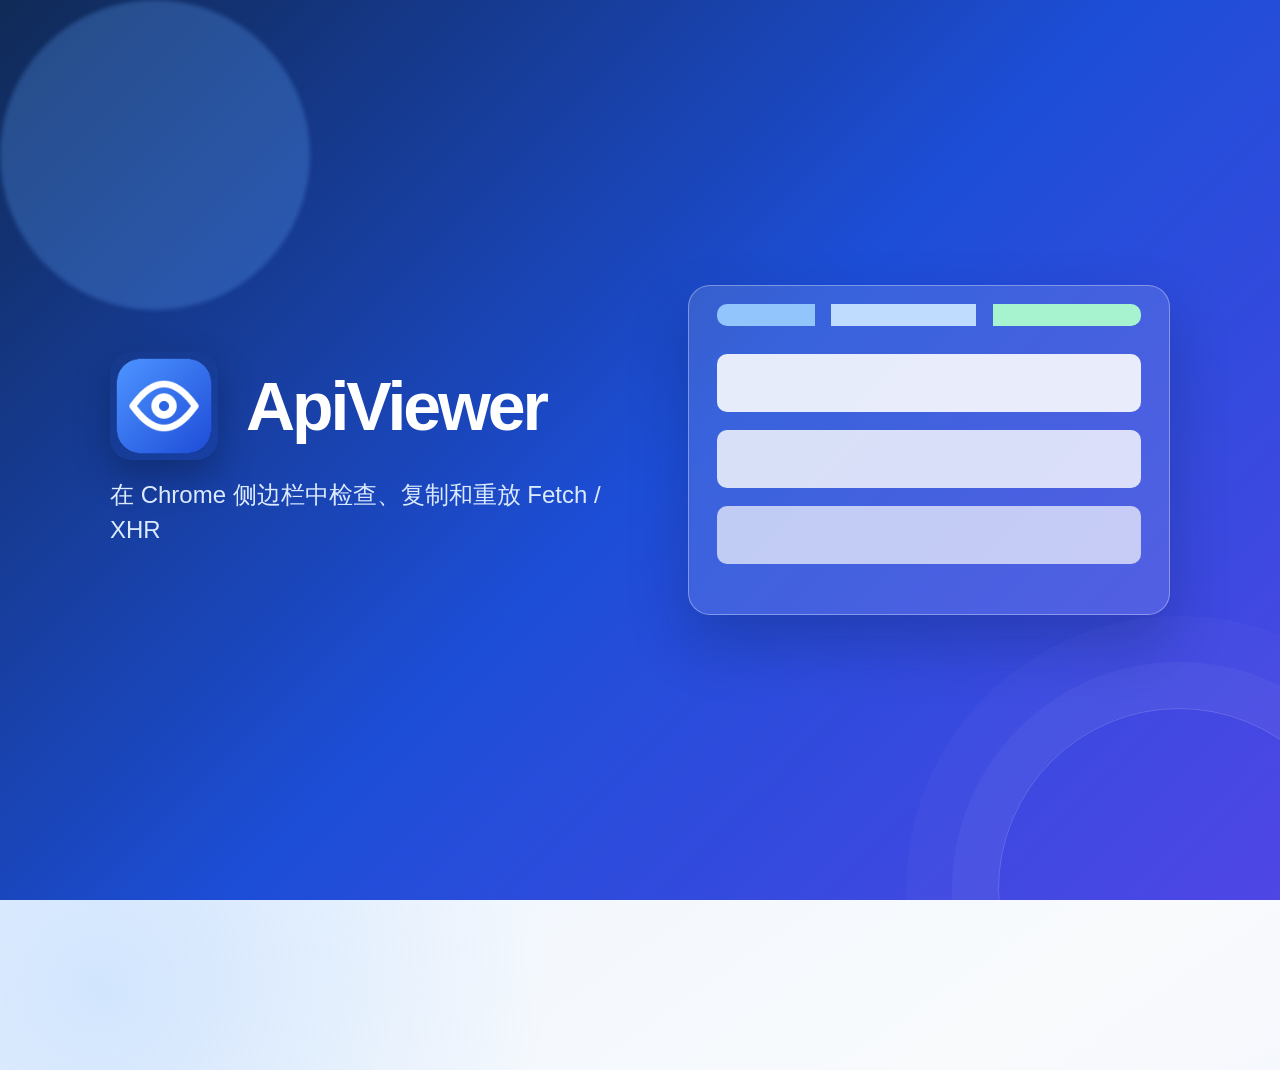
<file: store-assets/source/promo-marquee.html>
<!doctype html>
<html lang="zh-CN">
  <head><meta charset="utf-8" /><meta name="viewport" content="width=device-width" /><title>ApiViewer Marquee promo</title><link rel="stylesheet" href="store-shot.css" /></head>
  <body><main class="promo marquee"><div class="promo-content"><div><div class="promo-brand"><img src="../../icons/icon-128.png" alt="" /><h1>ApiViewer</h1></div><p>在 Chrome 侧边栏中检查、复制和重放 Fetch / XHR</p></div><div class="visual" aria-hidden="true"></div></div></main></body>
</html>
</file>
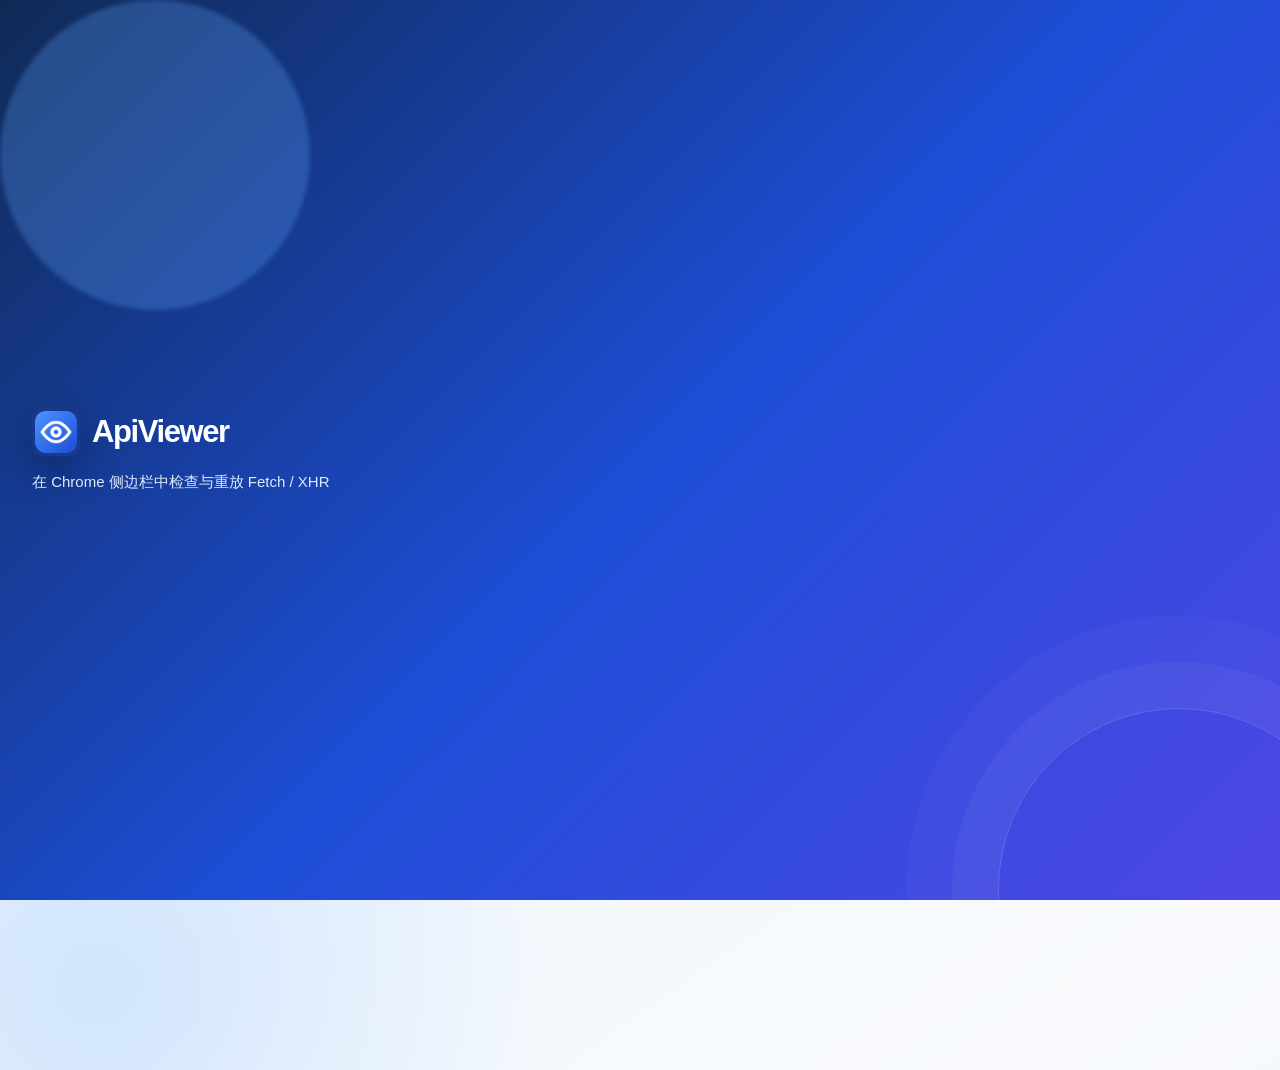
<file: store-assets/source/promo-small.html>
<!doctype html>
<html lang="zh-CN">
  <head><meta charset="utf-8" /><meta name="viewport" content="width=device-width" /><title>ApiViewer Small promo</title><link rel="stylesheet" href="store-shot.css" /></head>
  <body><main class="promo small"><div class="promo-content"><div class="promo-brand"><img src="../../icons/icon-128.png" alt="" /><div class="promo-copy"><h1>ApiViewer</h1></div></div><p>在 Chrome 侧边栏中检查与重放 Fetch / XHR</p></div></main></body>
</html>
</file>
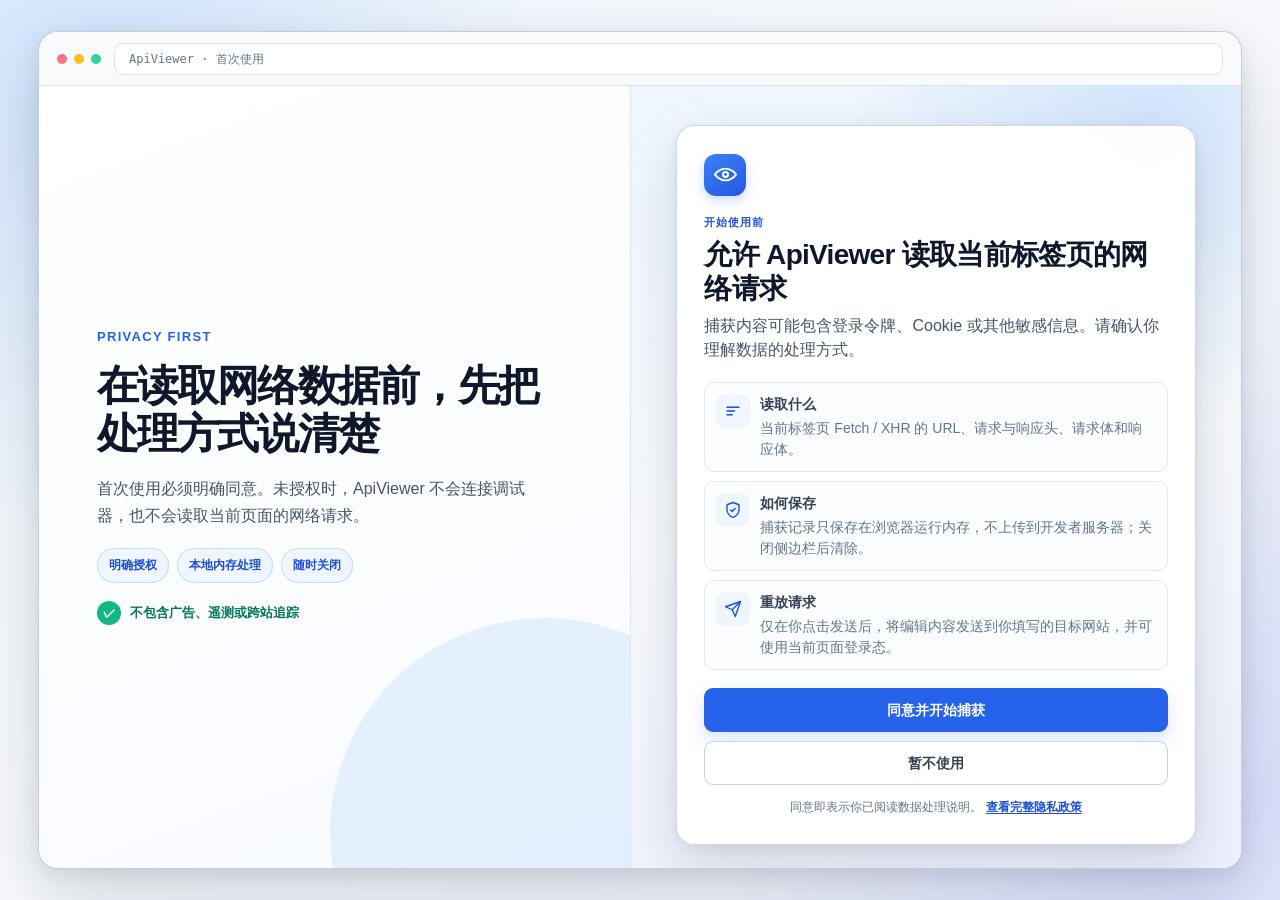
<file: store-assets/source/screenshot-consent.html>
<!doctype html>
<html lang="zh-CN">
  <head><meta charset="utf-8" /><meta name="viewport" content="width=device-width" /><title>ApiViewer 隐私授权</title><link rel="stylesheet" href="store-shot.css" /></head>
  <body>
    <main class="browser">
      <header class="browser-bar"><span class="browser-dots"><i></i><i></i><i></i></span><div class="address">ApiViewer · 首次使用</div></header>
      <div class="browser-body">
        <section class="context">
          <span class="eyebrow">PRIVACY FIRST</span>
          <h1>在读取网络数据前，先把处理方式说清楚</h1>
          <p>首次使用必须明确同意。未授权时，ApiViewer 不会连接调试器，也不会读取当前页面的网络请求。</p>
          <div class="feature-row"><span>明确授权</span><span>本地内存处理</span><span>随时关闭</span></div>
          <div class="privacy-note"><i>✓</i>不包含广告、遥测或跨站追踪</div>
        </section>
        <div class="panel-wrap"><iframe class="panel-frame" src="../../sidepanel.html" title="ApiViewer 隐私授权"></iframe></div>
      </div>
    </main>
  </body>
</html>
</file>
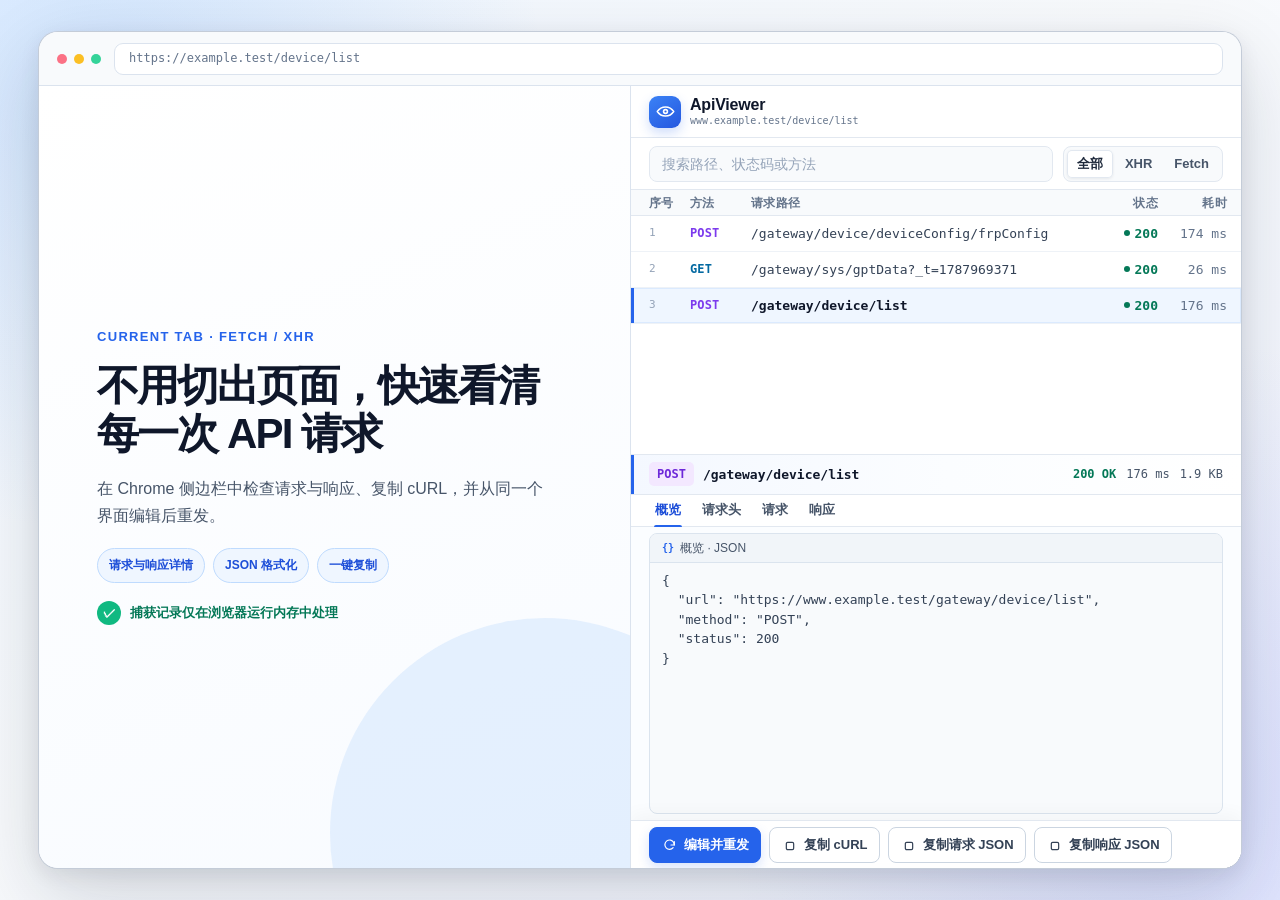
<file: store-assets/source/screenshot-overview.html>
<!doctype html>
<html lang="zh-CN">
  <head><meta charset="utf-8" /><meta name="viewport" content="width=device-width" /><title>ApiViewer 请求检查</title><link rel="stylesheet" href="store-shot.css" /></head>
  <body>
    <main class="browser">
      <header class="browser-bar"><span class="browser-dots"><i></i><i></i><i></i></span><div class="address">https://example.test/device/list</div></header>
      <div class="browser-body">
        <section class="context">
          <span class="eyebrow">CURRENT TAB · FETCH / XHR</span>
          <h1>不用切出页面，快速看清每一次 API 请求</h1>
          <p>在 Chrome 侧边栏中检查请求与响应、复制 cURL，并从同一个界面编辑后重发。</p>
          <div class="feature-row"><span>请求与响应详情</span><span>JSON 格式化</span><span>一键复制</span></div>
          <div class="privacy-note"><i>✓</i>捕获记录仅在浏览器运行内存中处理</div>
        </section>
        <div class="panel-wrap"><iframe class="panel-frame" src="../../tests/request-list-viewport.html" title="ApiViewer 请求列表"></iframe></div>
      </div>
    </main>
  </body>
</html>
</file>
<file: docs/privacy.css>
:root {
  color: #0f172a;
  background: #f1f5f9;
  font-family: "SF Pro Text", "PingFang SC", "Microsoft YaHei", Arial, sans-serif;
}
* { box-sizing: border-box; }
body { margin: 0; background: linear-gradient(160deg, #eff6ff, #f8fafc 38%, #eef2ff); }
.policy-shell { width: min(100% - 32px, 820px); margin: 0 auto; padding: 56px 0 80px; }
.policy-header { display: flex; align-items: center; gap: 16px; margin-bottom: 28px; }
.policy-header img { border-radius: 14px; box-shadow: 0 10px 24px rgba(37, 99, 235, .2); }
.policy-header span { color: #2563eb; font-size: 13px; font-weight: 750; }
.policy-header h1 { margin: 2px 0 4px; font-size: clamp(28px, 6vw, 42px); letter-spacing: -.035em; }
.policy-header p { margin: 0; color: #64748b; font-size: 13px; }
.policy-summary, section { margin-top: 14px; padding: 24px 28px; border: 1px solid #dbe3ee; border-radius: 14px; background: rgba(255,255,255,.94); box-shadow: 0 12px 34px rgba(15, 23, 42, .05); }
.policy-summary { border-color: #bfdbfe; background: #eff6ff; }
.policy-summary strong { color: #1d4ed8; }
h2 { margin: 0 0 12px; font-size: 18px; letter-spacing: -.015em; }
p, li, dd { color: #475569; font-size: 14px; line-height: 1.72; }
p { margin: 10px 0 0; }
ul { margin: 10px 0 0; padding-left: 22px; }
li + li { margin-top: 5px; }
dl { display: grid; grid-template-columns: 120px minmax(0, 1fr); gap: 10px 16px; margin: 8px 0 0; }
dt, dd { margin: 0; }
dt { color: #1d4ed8; font-weight: 700; }
code { padding: 2px 5px; border-radius: 5px; color: #334155; background: #e2e8f0; font: .92em "SFMono-Regular", Menlo, Consolas, monospace; }
a { color: #1d4ed8; text-underline-offset: 3px; }
a:focus-visible { outline: 2px solid #2563eb; outline-offset: 3px; }
@media (max-width: 560px) {
  .policy-shell { width: min(100% - 20px, 820px); padding-block: 28px 48px; }
  .policy-summary, section { padding: 20px; }
  dl { grid-template-columns: 1fr; gap: 4px; }
  dd + dt { margin-top: 8px; }
}
</file>
<file: privacy.css>
:root {
  color: #0f172a;
  background: #f1f5f9;
  font-family: "SF Pro Text", "PingFang SC", "Microsoft YaHei", Arial, sans-serif;
}
* { box-sizing: border-box; }
body { margin: 0; background: linear-gradient(160deg, #eff6ff, #f8fafc 38%, #eef2ff); }
.policy-shell { width: min(100% - 32px, 820px); margin: 0 auto; padding: 56px 0 80px; }
.policy-header { display: flex; align-items: center; gap: 16px; margin-bottom: 28px; }
.policy-header img { border-radius: 14px; box-shadow: 0 10px 24px rgba(37, 99, 235, .2); }
.policy-header span { color: #2563eb; font-size: 13px; font-weight: 750; }
.policy-header h1 { margin: 2px 0 4px; font-size: clamp(28px, 6vw, 42px); letter-spacing: -.035em; }
.policy-header p { margin: 0; color: #64748b; font-size: 13px; }
.policy-summary, section { margin-top: 14px; padding: 24px 28px; border: 1px solid #dbe3ee; border-radius: 14px; background: rgba(255,255,255,.94); box-shadow: 0 12px 34px rgba(15, 23, 42, .05); }
.policy-summary { border-color: #bfdbfe; background: #eff6ff; }
.policy-summary strong { color: #1d4ed8; }
h2 { margin: 0 0 12px; font-size: 18px; letter-spacing: -.015em; }
p, li, dd { color: #475569; font-size: 14px; line-height: 1.72; }
p { margin: 10px 0 0; }
ul { margin: 10px 0 0; padding-left: 22px; }
li + li { margin-top: 5px; }
dl { display: grid; grid-template-columns: 120px minmax(0, 1fr); gap: 10px 16px; margin: 8px 0 0; }
dt, dd { margin: 0; }
dt { color: #1d4ed8; font-weight: 700; }
code { padding: 2px 5px; border-radius: 5px; color: #334155; background: #e2e8f0; font: .92em "SFMono-Regular", Menlo, Consolas, monospace; }
a { color: #1d4ed8; text-underline-offset: 3px; }
a:focus-visible { outline: 2px solid #2563eb; outline-offset: 3px; }
@media (max-width: 560px) {
  .policy-shell { width: min(100% - 20px, 820px); padding-block: 28px 48px; }
  .policy-summary, section { padding: 20px; }
  dl { grid-template-columns: 1fr; gap: 4px; }
  dd + dt { margin-top: 8px; }
}
</file>
<file: sidepanel.css>
:root {
  --surface: #ffffff;
  --surface-soft: #f8fafc;
  --surface-blue: #eff6ff;
  --ink: #0f172a;
  --muted: #475569;
  --subtle: #64748b;
  --faint: #94a3b8;
  --border: #e2e8f0;
  --border-strong: #cbd5e1;
  --blue: #2563eb;
  --blue-strong: #1d4ed8;
  --green: #047857;
  --green-soft: #ecfdf5;
  --red: #dc2626;
  --red-soft: #fef2f2;
  --amber: #b45309;
  --amber-soft: #fffbeb;
  --purple: #7c3aed;
  --sans: "IBM Plex Sans", "SF Pro Text", "PingFang SC", "Microsoft YaHei", Arial, sans-serif;
  --mono: "JetBrains Mono", "SFMono-Regular", Menlo, Monaco, Consolas, monospace;
  --text-body: max(1rem, 16px);
  --text-ui: max(.875rem, 14px);
  --text-code: max(.8125rem, 13px);
  --text-small: max(.75rem, 12px);
  --focus: 0 0 0 3px rgba(37, 99, 235, .22);
  --ease: 160ms ease;
}

* { box-sizing: border-box; }

html, body {
  width: 100%;
  height: 100%;
  margin: 0;
  overflow: hidden;
  color: var(--ink);
  background: var(--surface);
  font-family: var(--sans);
  font-size: var(--text-ui);
  line-height: 1.5;
  -webkit-font-smoothing: antialiased;
}

button, input, select { font: inherit; }
button, select, input[type="checkbox"] { cursor: pointer; }
button { touch-action: manipulation; }

button:focus-visible,
input:focus-visible,
select:focus-visible,
[tabindex="0"]:focus-visible {
  outline: 2px solid var(--blue);
  outline-offset: 2px;
}

button:disabled {
  cursor: not-allowed;
  opacity: .46;
}

.hidden { display: none !important; }
.sr-only {
  position: absolute;
  width: 1px;
  height: 1px;
  padding: 0;
  margin: -1px;
  overflow: hidden;
  clip: rect(0, 0, 0, 0);
  white-space: nowrap;
  border: 0;
}

.app-shell {
  position: relative;
  display: grid;
  grid-template-rows: 52px 52px minmax(150px, calc(30vh + 30px)) minmax(230px, 1fr) 48px;
  width: 100%;
  height: 100dvh;
  min-width: 300px;
  overflow: hidden;
  background: var(--surface);
}

.app-header,
.request-tools,
.action-bar {
  position: relative;
  z-index: 2;
}

.app-header {
  display: flex;
  align-items: center;
  justify-content: space-between;
  padding: 0 16px 0 18px;
  border-bottom: 1px solid var(--border);
  background: var(--surface);
}

.brand,
.header-actions,
.live-badge,
.search-box,
.filter-tabs,
.detail-endpoint,
.detail-meta,
.detail-tabs,
.code-toolbar,
.mini-copy,
.action-bar,
.action-button,
.settings-heading,
.setting-row,
.toast {
  display: flex;
  align-items: center;
}

.brand { flex: 1 1 auto; min-width: 0; gap: 9px; }
.logo {
  flex: 0 0 auto;
  display: grid;
  place-items: center;
  width: 32px;
  height: 32px;
  border-radius: 9px;
  color: #fff;
  background: linear-gradient(145deg, #3b82f6, #2457df);
  box-shadow: 0 5px 12px rgba(37, 99, 235, .22);
}
.logo svg { width: 21px; height: 21px; fill: none; stroke: currentColor; stroke-width: 1.7; stroke-linecap: round; stroke-linejoin: round; }
.logo .logo-iris { fill: currentColor; stroke: none; }
.logo .logo-pupil { fill: #2b64e5; stroke: none; }
.brand-copy { display: grid; min-width: 0; gap: 1px; }
.brand-copy strong { font-size: 16px; letter-spacing: -.2px; line-height: 1.15; }
.brand-copy code {
  display: block;
  min-width: 0;
  overflow: hidden;
  color: var(--subtle);
  font: 10px/1.25 var(--mono);
  text-overflow: ellipsis;
  white-space: nowrap;
}

.header-actions { flex: 0 0 auto; gap: 6px; }
.live-badge {
  min-width: 74px;
  height: 28px;
  justify-content: center;
  gap: 7px;
  padding: 0 10px;
  border: 1px solid #a7f3d0;
  border-radius: 999px;
  color: var(--green);
  background: var(--green-soft);
  font-size: 12px;
  font-weight: 650;
  transition: background var(--ease), border-color var(--ease), color var(--ease);
}
.live-badge:hover { background: #dff9ed; }
.live-badge.paused { color: var(--amber); border-color: #fde68a; background: var(--amber-soft); }
.live-badge.error { color: var(--red); border-color: #fecaca; background: var(--red-soft); }
.live-dot { width: 7px; height: 7px; border-radius: 50%; background: currentColor; box-shadow: 0 0 0 3px currentColor; outline: 3px solid transparent; opacity: .86; }
.live-badge:not(.paused):not(.error) .live-dot { animation: live-pulse 1.7s ease-in-out infinite; }

.icon-button {
  display: grid;
  place-items: center;
  width: 36px;
  height: 36px;
  padding: 0;
  border: 1px solid transparent;
  border-radius: 8px;
  color: var(--subtle);
  background: transparent;
  transition: background var(--ease), color var(--ease), border-color var(--ease);
}
.icon-button:hover { color: var(--ink); background: var(--surface-soft); border-color: var(--border); }
.icon-button svg,
.search-box svg,
.action-button svg,
.mini-copy svg {
  flex: 0 0 auto;
  width: 16px;
  height: 16px;
  fill: none;
  stroke: currentColor;
  stroke-width: 1.8;
  stroke-linecap: round;
  stroke-linejoin: round;
}

.request-tools {
  display: grid;
  grid-template-columns: minmax(140px, 1fr) auto;
  align-items: center;
  gap: 10px;
  padding: 8px 18px;
  border-bottom: 1px solid var(--border);
  background: var(--surface);
}
.search-box {
  min-width: 0;
  height: 36px;
  gap: 9px;
  padding: 0 10px 0 12px;
  border: 1px solid var(--border);
  border-radius: 8px;
  color: var(--faint);
  background: var(--surface-soft);
  transition: border-color var(--ease), box-shadow var(--ease), background var(--ease);
}
.search-box:focus-within { border-color: #93c5fd; background: var(--surface); box-shadow: var(--focus); }
.search-box input { min-width: 0; width: 100%; padding: 0; border: 0; outline: 0; color: var(--ink); background: transparent; font-size: var(--text-ui); }
.search-box input::placeholder { color: var(--faint); }
.search-box input::-webkit-search-cancel-button { cursor: pointer; }
.search-box kbd { padding: 2px 5px; border: 1px solid var(--border); border-bottom-color: var(--border-strong); border-radius: 4px; color: var(--subtle); background: #fff; font: 9px var(--sans); }
.filter-tabs { height: 36px; gap: 2px; padding: 3px; border: 1px solid var(--border); border-radius: 8px; background: var(--surface-soft); }
.filter-tab {
  height: 28px;
  padding: 0 10px;
  border: 0;
  border-radius: 5px;
  color: var(--muted);
  background: transparent;
  font-size: var(--text-code);
  font-weight: 650;
  transition: background var(--ease), color var(--ease), box-shadow var(--ease);
}
.filter-tab:hover { color: var(--ink); background: rgba(255,255,255,.75); }
.filter-tab.active { color: #1e293b; background: #fff; box-shadow: 0 1px 3px rgba(15,23,42,.08), inset 0 0 0 1px var(--border); }

.request-list { position: relative; min-height: 0; overflow: hidden; border-bottom: 1px solid var(--border); background: var(--surface); }
.request-list-header,
.request-row {
  display: grid;
  grid-template-columns: 34px 54px minmax(0, 1fr) 52px 62px;
  align-items: center;
  column-gap: 7px;
  padding: 0 14px 0 18px;
}
.request-list-header { height: 26px; border-bottom: 1px solid var(--border); color: var(--subtle); background: var(--surface-soft); font-size: var(--text-small); font-weight: 700; letter-spacing: .3px; text-transform: uppercase; }
.request-list-header span:nth-child(n+4), .request-row > :nth-child(n+4) { text-align: right; }
.request-rows { height: calc(100% - 26px); min-height: 0; overflow: auto; overscroll-behavior: contain; scrollbar-width: thin; }
.request-row {
  position: relative;
  width: 100%;
  height: 36px;
  border: 0;
  border-bottom: 1px solid #eef2f7;
  color: var(--muted);
  background: var(--surface);
  font: 13px/1.35 var(--mono);
  text-align: left;
  transition: background var(--ease), box-shadow var(--ease);
}
.request-row:hover { background: #f8fbff; }
.request-row:focus-visible { z-index: 1; outline-offset: -2px; }
.request-row.selected { background: var(--surface-blue); box-shadow: inset 0 0 0 1px #dbeafe; }
.request-row.selected::before { content: ""; position: absolute; inset: 0 auto 0 0; width: 3px; background: var(--blue); }
.request-row .sequence { color: var(--faint); font-size: 11px; font-variant-numeric: tabular-nums; }
.request-row .method { font-size: 12px; font-weight: 800; letter-spacing: .1px; }
.request-row .method.get { color: #0369a1; }
.request-row .method.post { color: var(--purple); }
.request-row .method.put, .request-row .method.patch { color: #c2410c; }
.request-row .method.delete { color: var(--red); }
.request-row .path { min-width: 0; overflow: hidden; color: #334155; text-overflow: ellipsis; white-space: nowrap; }
.request-row.selected .path { color: var(--ink); font-weight: 650; }
.status-code { display: inline-flex; align-items: center; justify-content: flex-end; gap: 5px; font-weight: 700; }
.status-code::before { content: ""; width: 6px; height: 6px; border-radius: 50%; background: currentColor; }
.status-code.ok { color: var(--green); }
.status-code.warn { color: var(--amber); }
.status-code.error { color: var(--red); }
.status-code.pending { color: var(--faint); }
.duration { color: var(--subtle); font-variant-numeric: tabular-nums; white-space: nowrap; }

.empty-state {
  position: absolute;
  inset: 26px 0 0;
  display: flex;
  flex-direction: column;
  align-items: center;
  justify-content: center;
  padding: 14px 24px;
  color: var(--muted);
  text-align: center;
  background: var(--surface);
}
.empty-icon { display: grid; place-items: center; width: 38px; height: 38px; margin-bottom: 8px; border-radius: 10px; color: var(--blue); background: var(--surface-blue); }
.empty-icon svg { width: 21px; height: 21px; fill: none; stroke: currentColor; stroke-width: 1.7; stroke-linecap: round; stroke-linejoin: round; }
.empty-state strong { color: #334155; font-size: var(--text-ui); }
.empty-state p { max-width: 360px; margin: 5px 0 0; color: var(--subtle); font-size: var(--text-ui); line-height: 1.5; }
.secondary-button { min-height: 34px; margin-top: 10px; padding: 0 12px; border: 1px solid var(--border-strong); border-radius: 7px; color: #334155; background: var(--surface); font-size: var(--text-code); font-weight: 650; }
.secondary-button:hover { border-color: #93c5fd; color: var(--blue-strong); background: var(--surface-blue); }

.request-detail { display: grid; grid-template-rows: 40px 32px minmax(0, 1fr); min-height: 0; background: var(--surface); }
.detail-heading {
  display: flex;
  align-items: center;
  justify-content: space-between;
  min-width: 0;
  gap: 12px;
  padding: 0 18px;
  border-bottom: 1px solid var(--border);
  background: var(--surface);
  transition: background var(--ease), box-shadow var(--ease);
}
.detail-heading.has-selection {
  background: linear-gradient(90deg, #f4f8ff 0%, #fbfdff 52%, var(--surface) 100%);
  box-shadow: inset 3px 0 0 var(--blue);
}
.detail-endpoint { min-width: 0; gap: 9px; }
.detail-selection-marker {
  flex: 0 0 auto;
  display: grid;
  place-items: center;
  width: 20px;
  height: 20px;
  border: 1px solid #bfdbfe;
  border-radius: 6px;
  color: var(--blue-strong);
  background: #dbeafe;
  box-shadow: 0 1px 2px rgba(37, 99, 235, .12);
}
.detail-selection-marker[hidden] { display: none; }
.detail-selection-marker svg {
  width: 13px;
  height: 13px;
  fill: none;
  stroke: currentColor;
  stroke-width: 2.4;
  stroke-linecap: round;
  stroke-linejoin: round;
}
.method-chip { flex: 0 0 auto; display: grid; place-items: center; height: 24px; padding: 0 8px; border-radius: 5px; color: #475569; background: #f1f5f9; font: 800 var(--text-small) var(--mono); }
.method-chip.get { color: #0369a1; background: #e0f2fe; }
.method-chip.post { color: #6d28d9; background: #f3e8ff; }
.method-chip.put, .method-chip.patch { color: #c2410c; background: #fff7ed; }
.method-chip.delete { color: #b91c1c; background: #fee2e2; }
.detail-endpoint code { min-width: 0; overflow: hidden; color: var(--ink); font: 650 var(--text-code) var(--mono); text-overflow: ellipsis; white-space: nowrap; }
.detail-meta { flex: 0 0 auto; gap: 10px; color: var(--muted); font: var(--text-small) var(--mono); font-variant-numeric: tabular-nums; }
.detail-meta .ok { color: var(--green); font-weight: 700; }
.detail-meta .warn { color: var(--amber); font-weight: 700; }
.detail-meta .error { color: var(--red); font-weight: 700; }
.detail-tabs { gap: 3px; padding: 0 15px; border-bottom: 1px solid var(--border); }
.detail-tabs button { position: relative; height: 32px; padding: 0 9px; border: 0; color: var(--muted); background: transparent; font-size: var(--text-code); font-weight: 650; }
.detail-tabs button:hover { color: var(--ink); }
.detail-tabs button[aria-selected="true"] { color: var(--blue-strong); }
.detail-tabs button[aria-selected="true"]::after { content: ""; position: absolute; right: 8px; bottom: -1px; left: 8px; height: 2px; border-radius: 2px 2px 0 0; background: var(--blue); }
.code-wrap { min-height: 0; padding: 6px 18px; background: #fbfdff; }
.code-panel { display: grid; grid-template-rows: 29px minmax(0, 1fr); height: 100%; overflow: hidden; border: 1px solid #dbe4ee; border-radius: 8px; background: var(--surface-soft); }
.code-toolbar { justify-content: space-between; padding: 0 9px 0 12px; border-bottom: 1px solid #dbe4ee; color: var(--muted); background: #f1f5f9; font-size: var(--text-small); }
.format { display: flex; align-items: center; gap: 6px; }
.format::before { content: "{}"; color: var(--blue); font: 800 10px var(--mono); }
.mini-copy { height: 26px; gap: 5px; padding: 0 4px; border: 0; color: var(--muted); background: transparent; font-size: var(--text-small); }
.mini-copy:hover:not(:disabled) { color: var(--blue-strong); }
.mini-copy svg { width: 13px; height: 13px; }
#detailContent {
  min-width: 0;
  min-height: 0;
  margin: 0;
  overflow: auto;
  padding: 8px 12px 12px;
  color: #334155;
  font: var(--text-code)/1.5 var(--mono);
  overflow-wrap: normal;
  tab-size: 2;
  white-space: pre-wrap;
}

.action-bar { display: grid; grid-template-columns: repeat(4, max-content); align-items: center; justify-content: start; gap: 8px; padding: 0 18px; border-top: 1px solid var(--border); background: var(--surface); box-shadow: 0 -6px 18px rgba(15, 23, 42, .035); }
.action-button { min-height: 36px; justify-content: center; gap: 7px; padding: 0 11px; border: 1px solid var(--border-strong); border-radius: 8px; color: #334155; background: var(--surface); font-size: var(--text-code); font-weight: 650; white-space: nowrap; transition: background var(--ease), border-color var(--ease), color var(--ease), box-shadow var(--ease); }
.action-button:hover:not(:disabled) { border-color: #93c5fd; color: var(--blue-strong); background: #f8fbff; }
.action-button.primary { border-color: var(--blue); color: #fff; background: var(--blue); box-shadow: 0 5px 12px rgba(37, 99, 235, .18); }
.action-button.primary:hover:not(:disabled) { border-color: var(--blue-strong); color: #fff; background: var(--blue-strong); }
.action-button svg { width: 16px; height: 16px; }

.replay-view {
  position: absolute;
  inset: 0;
  z-index: 12;
  display: grid;
  grid-template-rows: 56px auto 40px auto minmax(0, 1fr) 60px;
  min-width: 0;
  min-height: 0;
  isolation: isolate;
  background: var(--surface);
}
.replay-header {
  grid-row: 1;
  display: flex;
  align-items: center;
  gap: 8px;
  min-width: 0;
  padding: 0 14px 0 10px;
  border-bottom: 1px solid var(--border);
  background: var(--surface);
}
.replay-back { flex: 0 0 auto; }
.replay-title { display: grid; flex: 1 1 auto; min-width: 0; gap: 2px; }
.replay-title strong { color: var(--ink); font-size: 14px; line-height: 1.2; }
.replay-title code { min-width: 0; overflow: hidden; color: var(--subtle); font: var(--text-small)/1.25 var(--mono); text-overflow: ellipsis; white-space: nowrap; }
.replay-context-badge {
  flex: 0 0 auto;
  padding: 4px 7px;
  border: 1px solid #bfdbfe;
  border-radius: 999px;
  color: var(--blue-strong);
  background: var(--surface-blue);
  font-size: var(--text-small);
  font-weight: 700;
}
.replay-request-line {
  grid-row: 2;
  display: grid;
  grid-template-columns: 88px minmax(0, 1fr);
  gap: 7px;
  padding: 10px 14px;
  border-bottom: 1px solid var(--border);
  background: #fbfdff;
}
.replay-method-field,
.replay-url-field { min-width: 0; }
.replay-method-field select,
.replay-url-field input,
.editor-select,
.kv-input,
.body-textarea {
  width: 100%;
  border: 1px solid var(--border-strong);
  border-radius: 8px;
  color: #1e293b;
  background: var(--surface);
  transition: border-color var(--ease), box-shadow var(--ease);
}
.replay-method-field select,
.replay-url-field input { height: 38px; }
.replay-method-field select { padding: 0 26px 0 9px; font: 750 var(--text-code) var(--mono); }
.replay-url-field input { min-width: 0; padding: 0 11px; font: var(--text-code) var(--mono); }
.replay-method-field select:focus,
.replay-url-field input:focus,
.editor-select:focus,
.kv-input:focus,
.body-textarea:focus { border-color: #93c5fd; outline: 0; box-shadow: var(--focus); }
.replay-url-field input[aria-invalid="true"],
.body-textarea[aria-invalid="true"] { border-color: #fca5a5; }
.field-error {
  grid-column: 1 / -1;
  margin: -1px 0 0;
  color: #b91c1c;
  font-size: var(--text-small);
  line-height: 1.5;
}
.replay-tabs {
  grid-row: 3;
  display: grid;
  grid-template-columns: repeat(4, minmax(0, 1fr));
  padding: 0 8px;
  border-bottom: 1px solid var(--border);
  background: var(--surface);
}
.replay-tabs button {
  position: relative;
  min-width: 0;
  height: 40px;
  padding: 0 5px;
  overflow: hidden;
  border: 0;
  color: var(--muted);
  background: transparent;
  font-size: var(--text-code);
  font-weight: 650;
  text-overflow: ellipsis;
  white-space: nowrap;
}
.replay-tabs button:hover:not(:disabled) { color: var(--ink); background: #f8fbff; }
.replay-tabs button[aria-selected="true"] { color: var(--blue-strong); }
.replay-tabs button[aria-selected="true"]::after { content: ""; position: absolute; right: 9px; bottom: 0; left: 9px; height: 2px; border-radius: 2px 2px 0 0; background: var(--blue); }
.replay-tabs button:disabled { opacity: .45; }
.replay-tabs button span { color: var(--subtle); font: var(--text-small) var(--mono); }
.replay-error-summary {
  grid-row: 4;
  margin: 8px 14px 0;
  padding: 9px 11px;
  border: 1px solid #fecaca;
  border-radius: 8px;
  color: #991b1b;
  background: var(--red-soft);
  font-size: var(--text-code);
  line-height: 1.5;
}
.replay-editor-panel {
  grid-row: 5;
  min-width: 0;
  min-height: 0;
  overflow: auto;
  overscroll-behavior: contain;
  padding: 12px 14px 18px;
  background: #fbfdff;
}
.replay-editor-panel.response-mode { overflow: hidden; }
.editor-section { display: grid; gap: 10px; min-height: 100%; align-content: start; }
.response-section {
  display: flex;
  flex-direction: column;
  height: 100%;
  min-height: 0;
}
.editor-section-toolbar { display: flex; align-items: center; justify-content: space-between; min-width: 0; gap: 10px; }
.editor-section-toolbar > div { display: grid; min-width: 0; gap: 2px; }
.editor-section-toolbar strong { color: #334155; font-size: var(--text-ui); }
.editor-helper { margin: 0; color: var(--subtle); font-size: var(--text-small); line-height: 1.5; }
.compact-check { display: inline-flex; align-items: center; gap: 6px; color: var(--muted); font-size: var(--text-small); white-space: nowrap; }
.compact-check input { margin: 0; }
.kv-list { display: grid; gap: 7px; }
.kv-row {
  display: grid;
  grid-template-columns: 22px minmax(0, .85fr) minmax(0, 1.15fr) 32px;
  align-items: center;
  gap: 6px;
  min-width: 0;
}
.kv-row.is-disabled { opacity: .62; }
.kv-row.is-managed { opacity: .72; }
.kv-enabled { display: grid; place-items: center; width: 22px; height: 34px; margin: 0; }
.kv-input { min-width: 0; height: 34px; padding: 0 8px; font: var(--text-code) var(--mono); }
.kv-input:read-only { color: var(--subtle); background: #f1f5f9; }
.mini-icon-button {
  display: grid;
  place-items: center;
  width: 32px;
  height: 32px;
  padding: 0;
  border: 1px solid transparent;
  border-radius: 7px;
  color: var(--subtle);
  background: transparent;
}
.mini-icon-button:hover:not(:disabled) { border-color: var(--border); color: var(--red); background: var(--red-soft); }
.mini-icon-button svg { width: 15px; height: 15px; fill: none; stroke: currentColor; stroke-width: 1.8; stroke-linecap: round; stroke-linejoin: round; }
.managed-label { display: grid; place-items: center; width: 32px; height: 32px; color: var(--faint); }
.managed-label svg { width: 14px; height: 14px; fill: none; stroke: currentColor; stroke-width: 1.8; stroke-linecap: round; stroke-linejoin: round; }
.add-row-button { justify-self: start; min-height: 34px; padding: 0 10px; }
.empty-editor-note { margin: 20px 0; color: var(--subtle); font-size: var(--text-ui); text-align: center; }
.body-toolbar { display: grid; grid-template-columns: minmax(0, 150px) auto; align-items: end; justify-content: space-between; gap: 10px; }
.body-mode-label { display: grid; gap: 5px; color: var(--muted); font-size: var(--text-small); }
.editor-select { height: 34px; padding: 0 26px 0 9px; font-size: var(--text-code); }
.body-textarea { min-height: 260px; resize: vertical; padding: 10px 11px; font: var(--text-code)/1.5 var(--mono); tab-size: 2; }
.body-textarea:disabled { color: var(--subtle); background: #f1f5f9; }
.body-error { margin: -4px 0 0; color: #b91c1c; font-size: var(--text-small); line-height: 1.5; }
.response-summary {
  display: grid;
  grid-template-columns: repeat(3, minmax(0, 1fr));
  gap: 7px;
}
.response-stat { display: grid; gap: 3px; min-width: 0; padding: 9px; border: 1px solid var(--border); border-radius: 8px; background: var(--surface); }
.response-stat span { color: var(--subtle); font-size: var(--text-small); }
.response-stat strong { overflow: hidden; color: #334155; font: 700 var(--text-code) var(--mono); text-overflow: ellipsis; white-space: nowrap; }
.response-stat strong.ok { color: var(--green); }
.response-stat strong.warn { color: var(--amber); }
.response-stat strong.error { color: var(--red); }
.response-toolbar { display: flex; flex-wrap: wrap; align-items: center; gap: 5px; }
.response-toolbar button { min-height: 30px; padding: 0 9px; border: 1px solid var(--border); border-radius: 7px; color: var(--muted); background: var(--surface); font-size: var(--text-small); }
.response-toolbar button.active { border-color: #bfdbfe; color: var(--blue-strong); background: var(--surface-blue); }
.response-code { flex: 1 1 0; min-width: 0; min-height: 0; margin: 0; overflow: auto; padding: 11px; border: 1px solid var(--border); border-radius: 8px; color: #334155; background: var(--surface); font: var(--text-code)/1.5 var(--mono); white-space: pre-wrap; }
.response-error { padding: 12px; border: 1px solid #fecaca; border-radius: 8px; color: #991b1b; background: var(--red-soft); font-size: var(--text-ui); line-height: 1.5; }
.replay-action-bar {
  grid-row: 6;
  position: relative;
  z-index: 1;
  display: flex;
  align-items: center;
  gap: 7px;
  min-width: 0;
  padding: 0 14px;
  border-top: 1px solid var(--border);
  background: var(--surface);
  box-shadow: 0 -6px 18px rgba(15, 23, 42, .035);
}
.credentials-switch { display: flex; align-items: center; gap: 6px; min-width: 0; color: var(--muted); font-size: var(--text-small); white-space: nowrap; }
.credentials-switch input { margin: 0; }
.danger-outline { border-color: #fecaca; color: #b91c1c; }
.danger-outline:hover:not(:disabled) { border-color: #fca5a5; color: #991b1b; background: var(--red-soft); }
.sending-spinner { animation: replay-spin .8s linear infinite; }
.request-row.replayed .path::before { content: attr(data-replay-label); display: inline-block; margin-right: 5px; padding: 1px 4px; border-radius: 4px; color: var(--blue-strong); background: #dbeafe; font: 700 8px var(--sans); vertical-align: 1px; }

.settings-popover {
  position: absolute;
  top: 46px;
  right: 14px;
  z-index: 20;
  width: min(360px, calc(100% - 28px));
  padding: 8px;
  border: 1px solid var(--border-strong);
  border-radius: 12px;
  background: var(--surface);
  box-shadow: 0 20px 45px rgba(15, 23, 42, .18), 0 4px 12px rgba(15, 23, 42, .08);
}
.settings-heading { justify-content: space-between; min-height: 48px; padding: 0 8px 4px 10px; border-bottom: 1px solid var(--border); }
.settings-heading > div { display: grid; gap: 3px; }
.settings-heading strong { font-size: var(--text-body); }
.settings-heading span { color: var(--subtle); font-size: var(--text-small); }
.setting-row { justify-content: space-between; min-height: 62px; gap: 16px; padding: 8px 10px; border-bottom: 1px solid #eef2f7; }
.setting-row > span { display: grid; min-width: 0; gap: 4px; }
.setting-row strong { color: #334155; font-size: var(--text-ui); }
.setting-row small { color: var(--subtle); font-size: var(--text-small); line-height: 1.5; }
.setting-row select { flex: 0 0 auto; height: 34px; min-width: 78px; padding: 0 24px 0 9px; border: 1px solid var(--border-strong); border-radius: 7px; color: #334155; background: var(--surface); font-size: var(--text-code); }
.switch-row input {
  position: relative;
  flex: 0 0 auto;
  width: 38px;
  height: 22px;
  margin: 0;
  appearance: none;
  border: 1px solid var(--border-strong);
  border-radius: 999px;
  background: #cbd5e1;
  transition: background var(--ease), border-color var(--ease);
}
.switch-row input::after { content: ""; position: absolute; top: 2px; left: 2px; width: 16px; height: 16px; border-radius: 50%; background: #fff; box-shadow: 0 1px 3px rgba(15,23,42,.25); transition: transform var(--ease); }
.switch-row input:checked { border-color: var(--blue); background: var(--blue); }
.switch-row input:checked::after { transform: translateX(16px); }
.settings-note { margin: 8px 10px 4px; padding: 9px 10px; border-radius: 7px; color: var(--muted); background: var(--surface-blue); font-size: var(--text-small); line-height: 1.5; }
.settings-note a { color: var(--blue-strong); font-weight: 650; text-decoration: none; }
.settings-note a:hover { text-decoration: underline; }

.privacy-consent {
  position: fixed;
  inset: 0;
  z-index: 100;
  display: grid;
  min-width: 300px;
  min-height: 100dvh;
  overflow: auto;
  overscroll-behavior: contain;
  padding: clamp(18px, 5vh, 44px) clamp(14px, 4vw, 28px);
  background:
    radial-gradient(circle at 85% 4%, rgba(96, 165, 250, .22), transparent 34%),
    linear-gradient(165deg, #eff6ff 0%, #f8fafc 48%, #eef2ff 100%);
}
.consent-card {
  align-self: center;
  width: min(100%, 520px);
  margin: auto;
  padding: clamp(20px, 4.5vw, 30px);
  border: 1px solid rgba(148, 163, 184, .45);
  border-radius: 18px;
  background: rgba(255, 255, 255, .96);
  box-shadow: 0 24px 64px rgba(15, 23, 42, .14), 0 4px 14px rgba(15, 23, 42, .06);
}
.consent-brand { margin-bottom: 18px; }
.consent-brand .logo { width: 42px; height: 42px; border-radius: 12px; }
.consent-brand .logo svg { width: 27px; height: 27px; }
.consent-heading { display: grid; gap: 8px; }
.consent-eyebrow {
  color: var(--blue-strong);
  font-size: 11px;
  font-weight: 750;
  letter-spacing: .08em;
}
.consent-heading h1 {
  max-width: 460px;
  margin: 0;
  color: var(--ink);
  font-size: clamp(21px, 5vw, 28px);
  line-height: 1.22;
  letter-spacing: -.025em;
}
.consent-heading p {
  margin: 0;
  color: var(--muted);
  font-size: var(--text-body);
  line-height: 1.5;
}
.consent-facts {
  display: grid;
  gap: 9px;
  margin: 20px 0 0;
  padding: 0;
  list-style: none;
}
.consent-facts li {
  display: grid;
  grid-template-columns: 34px minmax(0, 1fr);
  align-items: start;
  gap: 10px;
  padding: 11px;
  border: 1px solid #e5eaf1;
  border-radius: 10px;
  background: #fbfdff;
}
.consent-fact-icon {
  display: grid;
  place-items: center;
  width: 34px;
  height: 34px;
  border-radius: 9px;
  color: var(--blue-strong);
  background: var(--surface-blue);
}
.consent-fact-icon svg {
  width: 18px;
  height: 18px;
  fill: none;
  stroke: currentColor;
  stroke-width: 1.8;
  stroke-linecap: round;
  stroke-linejoin: round;
}
.consent-facts li > span:last-child { display: grid; gap: 3px; }
.consent-facts strong { color: #334155; font-size: var(--text-ui); line-height: 1.5; }
.consent-facts small { color: var(--subtle); font-size: var(--text-ui); line-height: 1.5; }
.consent-declined {
  margin: 14px 0 0;
  padding: 10px 12px;
  border: 1px solid #fde68a;
  border-radius: 9px;
  color: #92400e;
  background: var(--amber-soft);
  font-size: var(--text-ui);
  line-height: 1.5;
}
.consent-declined.error { border-color: #fecaca; color: #991b1b; background: var(--red-soft); }
.consent-actions { display: grid; gap: 9px; margin-top: 18px; }
.consent-primary,
.consent-secondary {
  min-height: 44px;
  padding: 0 16px;
  border-radius: 9px;
  font-size: var(--text-ui);
  font-weight: 700;
}
.consent-primary {
  border: 1px solid var(--blue);
  color: #fff;
  background: var(--blue);
  box-shadow: 0 8px 18px rgba(37, 99, 235, .18);
}
.consent-primary:hover:not(:disabled) { border-color: var(--blue-strong); background: var(--blue-strong); }
.consent-secondary { border: 1px solid var(--border-strong); color: #334155; background: var(--surface); }
.consent-secondary:hover { border-color: #94a3b8; background: var(--surface-soft); }
.consent-policy-link { margin: 13px 0 0; color: var(--subtle); font-size: var(--text-small); line-height: 1.5; text-align: center; }
.consent-policy-link a { color: var(--blue-strong); font-weight: 650; text-underline-offset: 2px; }

.toast {
  position: absolute;
  right: 18px;
  bottom: 76px;
  z-index: 30;
  min-height: 42px;
  gap: 9px;
  max-width: calc(100% - 36px);
  padding: 8px 14px;
  border: 1px solid #a7f3d0;
  border-radius: 9px;
  color: #065f46;
  background: var(--surface);
  box-shadow: 0 12px 28px rgba(15,23,42,.14), 0 2px 6px rgba(15,23,42,.08);
  font-size: var(--text-ui);
  font-weight: 650;
  opacity: 0;
  pointer-events: none;
  transform: translateY(8px);
  transition: opacity var(--ease), transform var(--ease);
}
.toast.show { opacity: 1; transform: translateY(0); }
.toast.error { border-color: #fecaca; color: #991b1b; }
.toast-icon { flex: 0 0 auto; display: grid; place-items: center; width: 22px; height: 22px; border-radius: 50%; color: var(--green); background: #d1fae5; }
.toast.error .toast-icon { color: var(--red); background: #fee2e2; }
.toast-icon svg { width: 13px; height: 13px; fill: none; stroke: currentColor; stroke-width: 2.2; stroke-linecap: round; stroke-linejoin: round; }

@keyframes live-pulse {
  0%, 100% { box-shadow: 0 0 0 0 rgba(16,185,129,.24); }
  50% { box-shadow: 0 0 0 4px rgba(16,185,129,0); }
}

@keyframes replay-spin { to { transform: rotate(360deg); } }

@media (max-width: 540px) {
  .app-shell { grid-template-rows: 52px 52px minmax(150px, calc(30vh + 30px)) minmax(230px, 1fr) 92px; }
  .action-bar { grid-template-columns: repeat(2, minmax(0, 1fr)); grid-auto-rows: 36px; padding: 7px 12px; }
  .action-button { width: 100%; padding-inline: 8px; }
}

@media (max-width: 520px) {
  .app-header { padding-inline: 12px; }
  .brand { gap: 8px; }
  .request-tools { gap: 6px; padding-inline: 12px; }
  .search-box kbd { display: none; }
  .filter-tab { padding-inline: 8px; }
  .request-list-header, .request-row { grid-template-columns: 30px 48px minmax(0, 1fr) 48px 56px; padding-right: 12px; padding-left: 14px; }
  .detail-heading { padding-inline: 12px; }
  .detail-meta span:last-child { display: none; }
  .code-wrap { padding-inline: 12px; }
  .replay-view { grid-template-rows: 54px auto 40px auto minmax(0, 1fr) 58px; }
  .replay-header, .replay-request-line, .replay-editor-panel, .replay-action-bar { padding-inline: 10px; }
  .replay-context-badge { display: none; }
  .replay-action-bar .action-button { padding-inline: 9px; }
}

@media (max-width: 360px) {
  .app-header { padding-inline: 10px; }
  .header-actions { gap: 3px; }
  .live-badge { min-width: 68px; padding-inline: 8px; }
  .request-tools { grid-template-columns: minmax(112px, 1fr) auto; padding-inline: 10px; }
  .filter-tab { padding-inline: 6px; }
  .replay-request-line { grid-template-columns: 76px minmax(0, 1fr); }
  .replay-tabs { padding-inline: 4px; }
  .replay-tabs button { padding-inline: 2px; font-size: var(--text-small); }
  .kv-row { grid-template-columns: 20px minmax(0, .8fr) minmax(0, 1.2fr) 30px; gap: 4px; }
  #replayResetButton { display: none; }
}

@media (max-height: 700px) {
  .app-shell { grid-template-rows: 50px 48px minmax(122px, calc(27vh + 28px)) minmax(205px, 1fr) 48px; }
  .request-tools { padding-block: 6px; }
  .request-row { height: 34px; }
}

@media (max-height: 620px) {
  .privacy-consent { align-items: start; padding-block: 12px; }
  .consent-card { align-self: start; }
  .consent-brand { margin-bottom: 10px; }
  .consent-heading h1 { font-size: 20px; }
  .consent-facts { margin-top: 12px; }
  .consent-facts li { padding-block: 8px; }
}

@media (max-width: 540px) and (max-height: 700px) {
  .app-shell { grid-template-rows: 50px 48px minmax(122px, calc(27vh + 28px)) minmax(205px, 1fr) 92px; }
}

@media (max-width: 720px) {
  html[lang="en"] .app-shell { grid-template-rows: 52px 52px minmax(150px, calc(30vh + 30px)) minmax(230px, 1fr) 92px; }
  html[lang="en"] .action-bar { grid-template-columns: repeat(2, minmax(0, 1fr)); grid-auto-rows: 36px; padding: 7px 12px; }
  html[lang="en"] .action-button { width: 100%; padding-inline: 8px; }
}

@media (max-width: 520px) {
  html[lang="en"] .credentials-switch { white-space: normal; }
  html[lang="en"] #replayResetButton { display: none; }
}

@media (prefers-reduced-motion: reduce) {
  *, *::before, *::after { scroll-behavior: auto !important; animation-duration: .01ms !important; animation-iteration-count: 1 !important; transition-duration: .01ms !important; }
}
</file>
<file: store-assets/source/store-shot.css>
:root { font-family: "SF Pro Display", "PingFang SC", "Microsoft YaHei", Arial, sans-serif; color: #0f172a; }
* { box-sizing: border-box; }
html, body { width: 100%; height: 100%; margin: 0; overflow: hidden; }
body {
  display: grid;
  place-items: center;
  background:
    radial-gradient(circle at 8% 10%, rgba(96, 165, 250, .22), transparent 31%),
    radial-gradient(circle at 92% 88%, rgba(129, 140, 248, .2), transparent 32%),
    linear-gradient(145deg, #eff6ff, #f8fafc 46%, #eef2ff);
}
.browser {
  width: calc(100% - 76px);
  height: calc(100% - 62px);
  overflow: hidden;
  border: 1px solid rgba(148, 163, 184, .55);
  border-radius: 20px;
  background: #fff;
  box-shadow: 0 28px 80px rgba(15, 23, 42, .16), 0 6px 20px rgba(15, 23, 42, .08);
}
.browser-bar { display: flex; align-items: center; gap: 13px; height: 54px; padding: 0 18px; border-bottom: 1px solid #dbe3ee; background: #f8fafc; }
.browser-dots { display: flex; gap: 7px; }
.browser-dots i { width: 10px; height: 10px; border-radius: 50%; }
.browser-dots i:nth-child(1) { background: #fb7185; }
.browser-dots i:nth-child(2) { background: #fbbf24; }
.browser-dots i:nth-child(3) { background: #34d399; }
.address { flex: 1; height: 32px; padding: 7px 14px; border: 1px solid #dbe3ee; border-radius: 9px; color: #64748b; background: #fff; font: 12px "SFMono-Regular", Menlo, monospace; }
.browser-body { display: grid; grid-template-columns: minmax(0, 1fr) 610px; height: calc(100% - 54px); }
.context { position: relative; display: grid; align-content: center; gap: 18px; padding: 58px; overflow: hidden; border-right: 1px solid #dbe3ee; background: linear-gradient(160deg, #ffffff, #f8fbff); }
.context::after { content: ""; position: absolute; right: -130px; bottom: -180px; width: 430px; height: 430px; border-radius: 50%; background: rgba(219, 234, 254, .68); }
.eyebrow { position: relative; z-index: 1; color: #2563eb; font-size: 13px; font-weight: 800; letter-spacing: .1em; }
.context h1 { position: relative; z-index: 1; max-width: 470px; margin: 0; font-size: 42px; line-height: 1.13; letter-spacing: -.045em; }
.context p { position: relative; z-index: 1; max-width: 450px; margin: 0; color: #475569; font-size: 16px; line-height: 1.7; }
.feature-row { position: relative; z-index: 1; display: flex; flex-wrap: wrap; gap: 8px; max-width: 470px; }
.feature-row span { padding: 8px 11px; border: 1px solid #bfdbfe; border-radius: 999px; color: #1d4ed8; background: #eff6ff; font-size: 12px; font-weight: 700; }
.privacy-note { position: relative; z-index: 1; display: flex; align-items: center; gap: 9px; color: #047857; font-size: 13px; font-weight: 700; }
.privacy-note i { display: grid; place-items: center; width: 24px; height: 24px; border-radius: 50%; color: #fff; background: #10b981; font-style: normal; }
.panel-frame { width: 100%; height: 100%; border: 0; background: #fff; }
.panel-wrap { min-width: 0; min-height: 0; background: #fff; }

.promo { width: 100%; height: 100%; overflow: hidden; color: #fff; background: linear-gradient(135deg, #102a56, #1d4ed8 52%, #4f46e5); }
.promo::before { content: ""; position: absolute; width: 310px; height: 310px; border-radius: 50%; background: rgba(96, 165, 250, .28); filter: blur(2px); }
.promo::after { content: ""; position: absolute; right: -80px; bottom: -170px; width: 360px; height: 360px; border: 1px solid rgba(255,255,255,.18); border-radius: 50%; box-shadow: 0 0 0 46px rgba(255,255,255,.04), 0 0 0 92px rgba(255,255,255,.025); }
.promo-content { position: relative; z-index: 1; display: flex; height: 100%; align-items: center; }
.promo img { flex: 0 0 auto; border-radius: 20%; box-shadow: 0 16px 34px rgba(5, 20, 50, .35); }
.promo-copy { display: grid; min-width: 0; }
.promo h1 { margin: 0; letter-spacing: -.045em; }
.promo p { margin: 0; color: #dbeafe; line-height: 1.45; }
.small .promo-content { flex-direction: column; align-items: flex-start; justify-content: center; gap: 15px; padding: 32px; }
.small .promo-brand { display: flex; align-items: center; gap: 12px; }
.small img { width: 48px; height: 48px; }
.small h1 { font-size: 31px; }
.small p { max-width: 350px; font-size: 15px; }
.marquee .promo-content { justify-content: space-between; gap: 60px; padding: 70px 110px; }
.marquee img { width: 108px; height: 108px; }
.marquee .promo-brand { display: flex; align-items: center; gap: 28px; }
.marquee h1 { font-size: 68px; }
.marquee p { margin-top: 18px; font-size: 24px; }
.marquee .visual { position: relative; width: 510px; height: 330px; border: 1px solid rgba(255,255,255,.34); border-radius: 22px; background: rgba(255,255,255,.12); box-shadow: 0 28px 60px rgba(5, 20, 50, .24); }
.marquee .visual::before, .marquee .visual::after { content: ""; position: absolute; left: 28px; right: 28px; height: 58px; border-radius: 10px; background: rgba(255,255,255,.88); }
.marquee .visual::before { top: 68px; box-shadow: 0 76px 0 rgba(255,255,255,.8), 0 152px 0 rgba(255,255,255,.68); }
.marquee .visual::after { top: 18px; height: 22px; background: linear-gradient(90deg, #93c5fd 0 23%, transparent 23% 27%, #bfdbfe 27% 61%, transparent 61% 65%, #a7f3d0 65%); }
</file>
